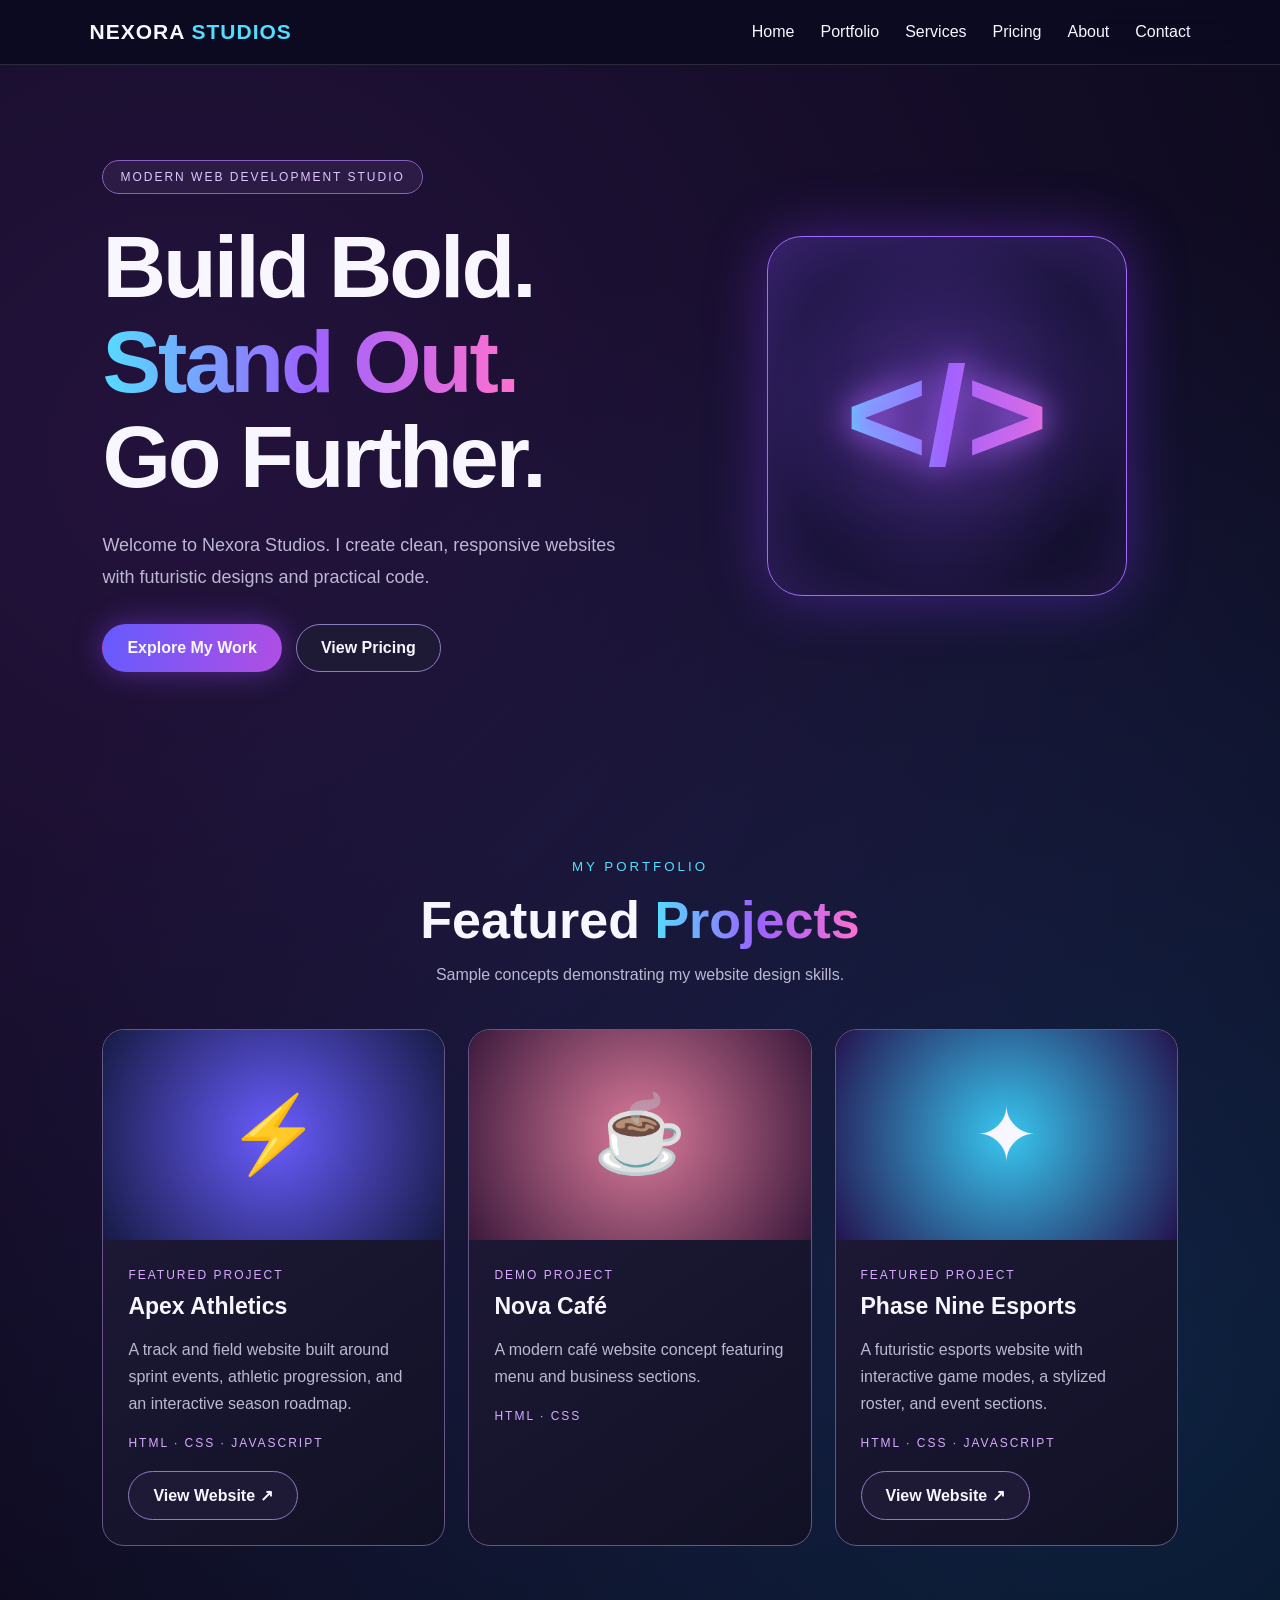
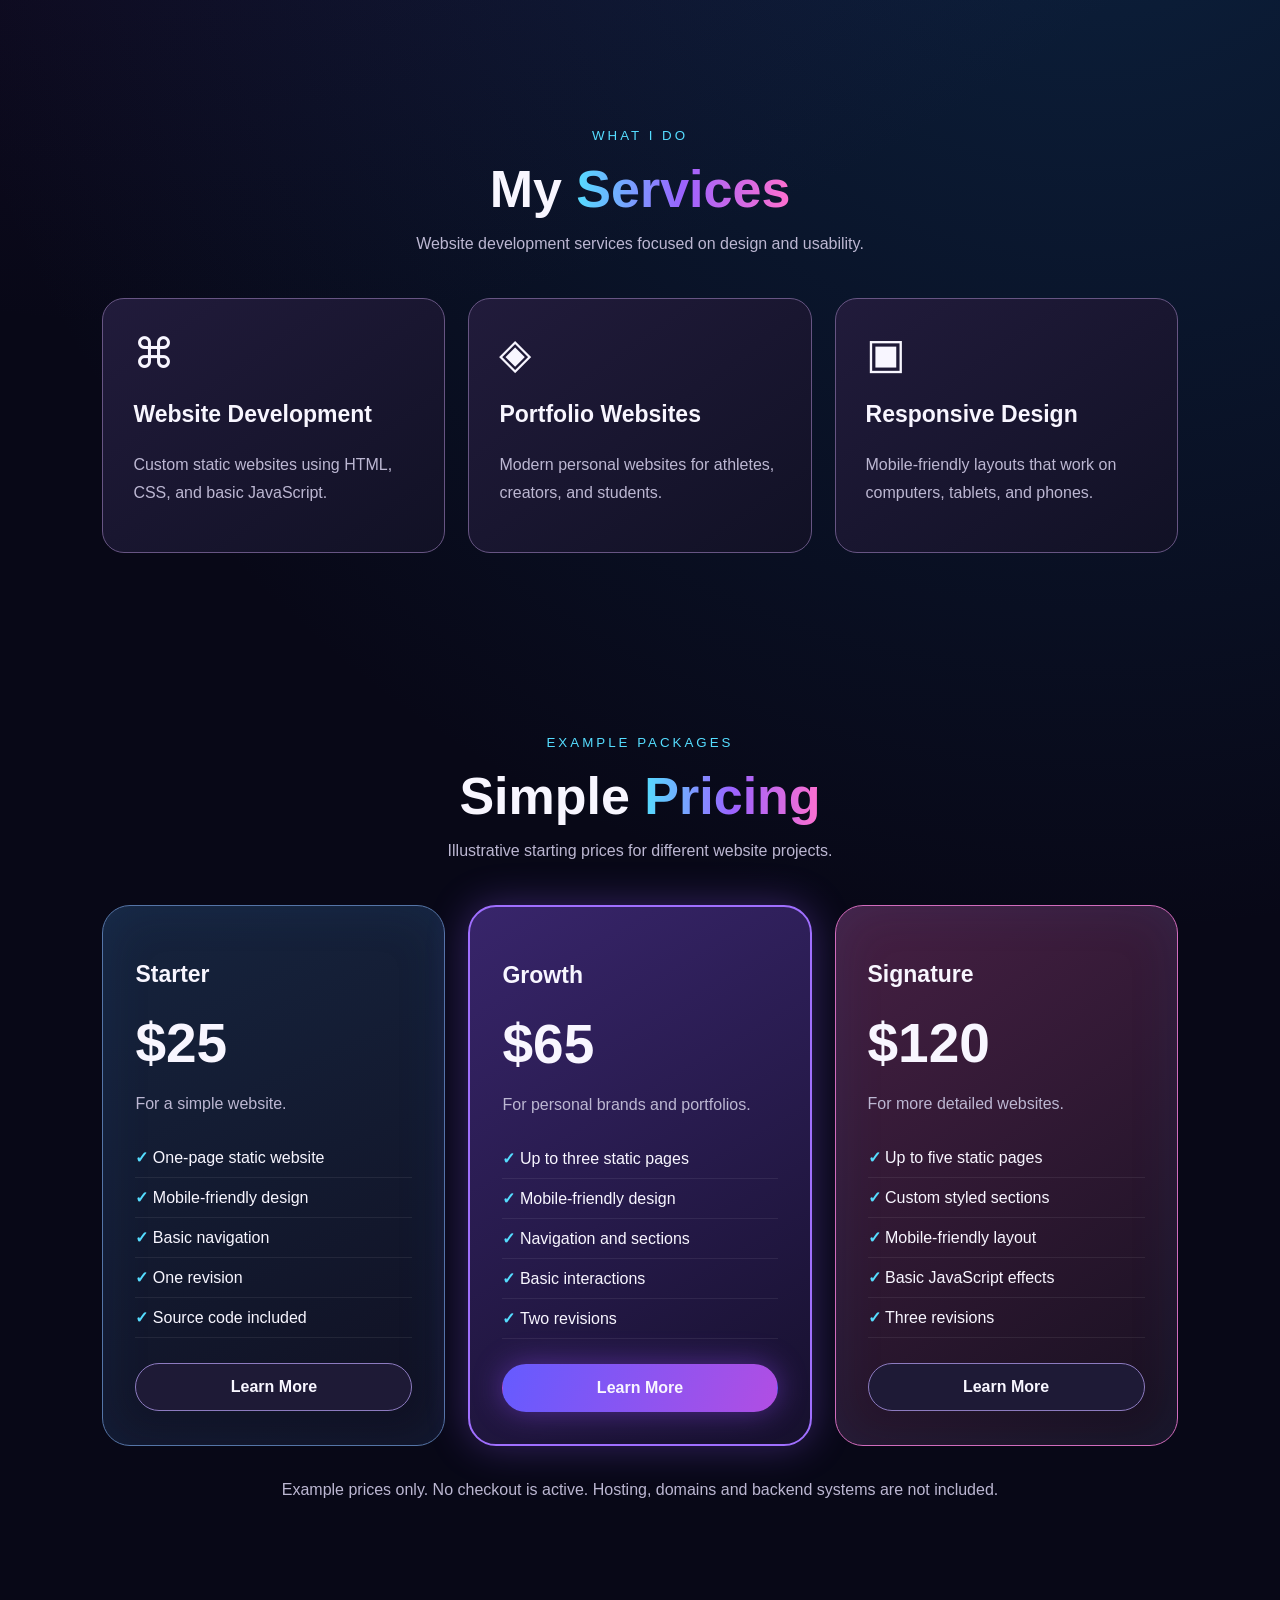
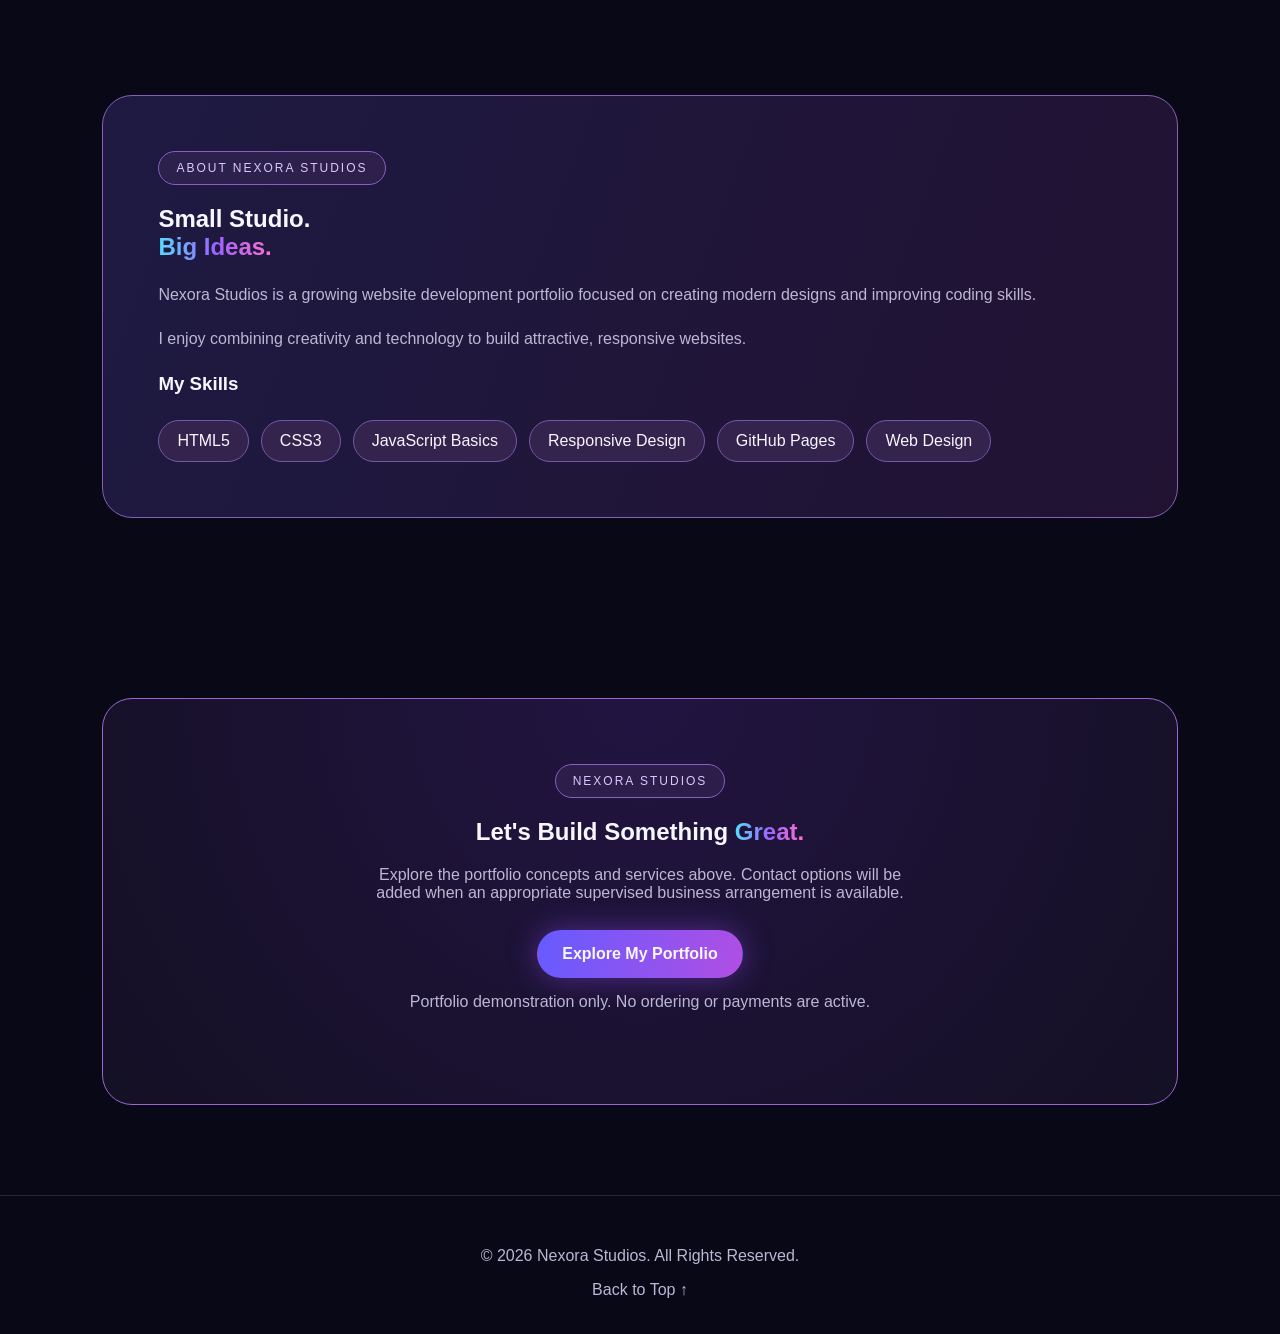
<file: index.html>
<!DOCTYPE html>
<html lang="en">
<head>
<meta charset="UTF-8">
<meta name="viewport" content="width=device-width, initial-scale=1">
<title>Nexora Studios | Web Design &amp; Development</title>

<style>
:root {
  --bg: #080817;
  --panel: #17142e;
  --purple: #9b62ff;
  --blue: #55ddff;
  --pink: #ff70cf;
  --text: #f8f6ff;
  --muted: #bcb7d2;
}

* {
  box-sizing: border-box;
}

html {
  scroll-behavior: smooth;
}

body {
  margin: 0;
  font-family: Arial, sans-serif;
  color: var(--text);
  background:
    radial-gradient(circle at 15% 10%, #51247b60, transparent 35%),
    radial-gradient(circle at 85% 30%, #124c8060, transparent 35%),
    var(--bg);
  overflow-x: hidden;
}

a {
  color: inherit;
  text-decoration: none;
}

button {
  cursor: pointer;
  font: inherit;
}

nav {
  display: flex;
  align-items: center;
  justify-content: space-between;
  padding: 20px 7%;
  background: #0c0a20e8;
  border-bottom: 1px solid #ffffff20;
  position: sticky;
  top: 0;
  z-index: 100;
  backdrop-filter: blur(15px);
}

.logo {
  font-weight: 900;
  font-size: 21px;
  letter-spacing: 1px;
}

.logo span {
  color: var(--blue);
}

.nav-links {
  display: flex;
  align-items: center;
  gap: 26px;
}

.nav-links a {
  transition: color .2s;
}

.nav-links a:hover {
  color: var(--blue);
}

.menu-button {
  display: none;
  background: #231d43;
  border: 1px solid #7962b8;
  border-radius: 8px;
  padding: 10px 15px;
  color: white;
}

.hero {
  min-height: 650px;
  display: grid;
  grid-template-columns: 1.2fr 1fr;
  align-items: center;
  gap: 60px;
  padding: 95px 8%;
}

.label {
  display: inline-block;
  color: #dfc6ff;
  border: 1px solid #8760c0;
  background: #49316655;
  border-radius: 30px;
  padding: 9px 17px;
  font-size: 12px;
  letter-spacing: 2px;
  text-transform: uppercase;
}

h1 {
  font-size: clamp(48px, 7vw, 88px);
  line-height: 1.08;
  letter-spacing: -3px;
  margin: 25px 0;
}

.gradient {
  background: linear-gradient(
    90deg,
    var(--blue),
    var(--purple),
    var(--pink)
  );
  -webkit-background-clip: text;
  background-clip: text;
  color: transparent;
}

.hero p {
  color: var(--muted);
  font-size: 18px;
  line-height: 1.8;
  max-width: 540px;
}

.buttons {
  display: flex;
  flex-wrap: wrap;
  gap: 14px;
  margin-top: 30px;
}

.btn {
  display: inline-block;
  padding: 14px 24px;
  border-radius: 30px;
  font-weight: bold;
  transition: .25s;
  border: 1px solid transparent;
  text-align: center;
}

.btn:hover {
  transform: translateY(-5px);
}

.primary {
  background: linear-gradient(110deg, #655bff, #b14ee3);
  box-shadow: 0 0 30px #964cff70;
}

.secondary {
  border-color: #8d7bc0;
  background: #1e1a36;
}

.code-art {
  width: min(100%, 360px);
  aspect-ratio: 1;
  margin: auto;
  display: grid;
  place-items: center;
  border: 1px solid #a46bff;
  border-radius: 35px;
  background:
    radial-gradient(circle, #653bb4a0, transparent 70%),
    linear-gradient(145deg, #261a51, #0b0c20);
  box-shadow:
    0 0 60px #823afc65,
    inset 0 0 80px #8344dc40;
  animation: float 6s ease-in-out infinite;
}

.code-art span {
  font-size: clamp(75px, 11vw, 140px);
  font-weight: 900;
  text-shadow: 0 0 35px #af65ff;
}

@keyframes float {
  0%, 100% { transform: translateY(0); }
  50% { transform: translateY(-18px); }
}

section {
  padding: 90px 8%;
  scroll-margin-top: 80px;
}

.section-heading {
  text-align: center;
  margin-bottom: 45px;
}

.section-heading small {
  color: var(--blue);
  letter-spacing: 3px;
  text-transform: uppercase;
}

.section-heading h2 {
  font-size: clamp(35px, 5vw, 52px);
  margin: 15px 0;
}

.section-heading p {
  color: var(--muted);
}

.grid {
  display: grid;
  grid-template-columns: repeat(3, 1fr);
  gap: 23px;
}

.card {
  background: linear-gradient(145deg, #211b3b, #111125);
  border: 1px solid #675583;
  border-radius: 22px;
  overflow: hidden;
  transition: .3s;
}

.card:hover {
  transform: translateY(-10px);
  border-color: var(--purple);
  box-shadow: 0 15px 40px #7d45ea30;
}
 
a.project-live {
  display: block;
  cursor: pointer;
}
a.project-live:focus-visible {
  outline: 3px solid var(--blue);
  outline-offset: 4px;
}
a.project-live .btn {
  pointer-events: none;
}

.project-art {
  height: 210px;
  display: grid;
  place-items: center;
  font-size: 75px;
}

.track {
  background: radial-gradient(circle, #695cff, #151b43);
}

.cafe {
  background: radial-gradient(circle, #db7b9a, #3b193c);
}

.gaming {
  background: radial-gradient(circle, #38c6ef, #24134f);
}

.card-body {
  padding: 25px;
}

.card-body h3 {
  font-size: 23px;
  margin: 10px 0;
}

.card-body p {
  color: var(--muted);
  line-height: 1.7;
}

.tag {
  color: #d8aaff;
  font-size: 12px;
  text-transform: uppercase;
  letter-spacing: 2px;
}

.service {
  padding: 30px;
}

.service-icon {
  font-size: 42px;
}

.service h3 {
  font-size: 23px;
}

.service p {
  color: var(--muted);
  line-height: 1.7;
}

.price-card {
  background: linear-gradient(155deg, #16243e, #101022);
  border: 1px solid #5575a7;
  border-radius: 28px;
  padding: 32px;
  box-shadow: inset 0 0 50px #2465ad20;
  transition: .3s;
}

.price-card:hover {
  transform: translateY(-8px);
}

.price-card.featured {
  background: linear-gradient(150deg, #38256b, #16102d);
  border: 2px solid #a06fff;
  box-shadow: 0 0 40px #925aff55;
}

.price-card.pink {
  background: linear-gradient(145deg, #462044, #171020);
  border-color: #d16cbd;
}

.price-card h3 {
  font-size: 23px;
}

.price {
  font-size: 55px;
  font-weight: 900;
  margin: 20px 0;
}

.price-card p {
  color: var(--muted);
}

.price-card ul {
  list-style: none;
  padding: 0;
  margin: 25px 0;
}

.price-card li {
  padding: 10px 0;
  border-bottom: 1px solid #ffffff12;
}

.price-card li::before {
  content: "✓ ";
  color: var(--blue);
  font-weight: bold;
}

.price-card .btn {
  width: 100%;
}

.about-box {
  background: linear-gradient(110deg, #1e1a42, #211232);
  border: 1px solid #8461b5;
  border-radius: 30px;
  padding: 55px;
}

.about-box p {
  color: var(--muted);
  line-height: 1.8;
}

.skills {
  display: flex;
  flex-wrap: wrap;
  gap: 12px;
  margin-top: 25px;
}

.skills span {
  padding: 11px 18px;
  border-radius: 30px;
  border: 1px solid #7259a8;
  background: #33234d;
}

.contact {
  text-align: center;
  background: radial-gradient(circle at top, #562c9555, #141024);
  border: 1px solid #9c65d3;
  border-radius: 30px;
  padding: 65px 25px;
}

.contact p {
  max-width: 550px;
  margin: 15px auto 28px;
  color: var(--muted);
}

footer {
  text-align: center;
  padding: 35px;
  border-top: 1px solid #ffffff20;
  color: var(--muted);
}

.reveal {
  opacity: 0;
  transform: translateY(30px);
  transition: opacity .7s, transform .7s;
}

.reveal.visible {
  opacity: 1;
  transform: translateY(0);
}

@media (max-width: 850px) {
  .hero {
    grid-template-columns: 1fr;
    text-align: center;
  }

  .hero p {
    margin-left: auto;
    margin-right: auto;
  }

  .buttons {
    justify-content: center;
  }

  .grid {
    grid-template-columns: repeat(2, 1fr);
  }
}

@media (max-width: 600px) {
  nav {
    padding: 18px 5%;
  }

  .menu-button {
    display: block;
  }

  .nav-links {
    display: none;
    position: absolute;
    top: 65px;
    left: 0;
    right: 0;
    padding: 20px;
    background: #11102b;
    flex-direction: column;
  }

  .nav-links.open {
    display: flex;
  }

  .hero {
    padding: 65px 6%;
  }

  .grid {
    grid-template-columns: 1fr;
  }

  section {
    padding: 65px 6%;
  }

  .about-box {
    padding: 30px;
  }

  h1 {
    letter-spacing: -2px;
  }
}

@media (prefers-reduced-motion: reduce) {
  html { scroll-behavior: auto; }

  *, *::before, *::after {
    animation: none !important;
    transition: none !important;
  }

  .reveal {
    opacity: 1;
    transform: none;
  }
}
</style>
</head>

<body>

<nav>
  <a href="#home" class="logo">
    NEXORA <span>STUDIOS</span>
  </a>

  <button class="menu-button"
          id="menuButton"
          aria-expanded="false"
          aria-controls="navLinks">
    ☰ Menu
  </button>

  <div class="nav-links" id="navLinks">
    <a href="#home">Home</a>
    <a href="#portfolio">Portfolio</a>
    <a href="#services">Services</a>
    <a href="#pricing">Pricing</a>
    <a href="#about">About</a>
    <a href="#contact">Contact</a>
  </div>
</nav>

<main>

<!-- HOMEPAGE -->
<section class="hero" id="home">
  <div>
    <span class="label">
      Modern Web Development Studio
    </span>

    <h1>
      Build Bold.<br>
      <span class="gradient">Stand Out.</span><br>
      Go Further.
    </h1>

    <p>
      Welcome to Nexora Studios. I create clean,
      responsive websites with futuristic
      designs and practical code.
    </p>

    <div class="buttons">
      <a href="#portfolio" class="btn primary">
        Explore My Work
      </a>

      <a href="#pricing" class="btn secondary">
        View Pricing
      </a>
    </div>
  </div>

  <div class="code-art">
    <span class="gradient">&lt;/&gt;</span>
  </div>
</section>

<!-- PORTFOLIO -->
<section id="portfolio">
  <div class="section-heading reveal">
    <small>My Portfolio</small>
    <h2>Featured <span class="gradient">Projects</span></h2>
    <p>
      Sample concepts demonstrating
      my website design skills.
    </p>
  </div>

  <div class="grid">

    <a class="card reveal project-live"
       href="https://alewismike-ux.github.io/apex-athletics-demo/"
       aria-label="Open the Apex Athletics website">
      <div class="project-art track">⚡</div>
      <div class="card-body">
        <span class="tag">Featured Project</span>
        <h3>Apex Athletics</h3>
        <p>
          A track and field website built around
          sprint events, athletic progression,
          and an interactive season roadmap.
        </p>
        <span class="tag">HTML · CSS · JavaScript</span>
        <div style="margin-top: 20px">
          <span class="btn secondary">View Website ↗</span>
        </div>
      </div>
    </a>

    <article class="card reveal">
      <div class="project-art cafe">☕</div>
      <div class="card-body">
        <span class="tag">Demo Project</span>
        <h3>Nova Café</h3>
        <p>
          A modern café website concept
          featuring menu and business sections.
        </p>
        <span class="tag">HTML · CSS</span>
      </div>
    </article>

    <a class="card reveal project-live"
       href="https://alewismike-ux.github.io/arena/"
       aria-label="Open the Phase Nine esports website">
      <div class="project-art gaming">✦</div>
      <div class="card-body">
        <span class="tag">Featured Project</span>
        <h3>Phase Nine Esports</h3>
        <p>
          A futuristic esports website with interactive
          game modes, a stylized roster, and event sections.
        </p>
        <span class="tag">HTML · CSS · JavaScript</span>
        <div style="margin-top: 20px">
          <span class="btn secondary">View Website ↗</span>
        </div>
      </div>
    </a>

  </div>
</section>

<!-- SERVICES -->
<section id="services">
  <div class="section-heading reveal">
    <small>What I Do</small>
    <h2>My <span class="gradient">Services</span></h2>
    <p>
      Website development services
      focused on design and usability.
    </p>
  </div>

  <div class="grid">

    <article class="card service reveal">
      <div class="service-icon">⌘</div>
      <h3>Website Development</h3>
      <p>
        Custom static websites using
        HTML, CSS, and basic JavaScript.
      </p>
    </article>

    <article class="card service reveal">
      <div class="service-icon">◈</div>
      <h3>Portfolio Websites</h3>
      <p>
        Modern personal websites for
        athletes, creators, and students.
      </p>
    </article>

    <article class="card service reveal">
      <div class="service-icon">▣</div>
      <h3>Responsive Design</h3>
      <p>
        Mobile-friendly layouts that work
        on computers, tablets, and phones.
      </p>
    </article>

  </div>
</section>

<!-- PRICING -->
<section id="pricing">
  <div class="section-heading reveal">
    <small>Example Packages</small>
    <h2>Simple <span class="gradient">Pricing</span></h2>
    <p>
      Illustrative starting prices
      for different website projects.
    </p>
  </div>

  <div class="grid">

    <article class="price-card reveal">
      <h3>Starter</h3>
      <div class="price">$25</div>
      <p>For a simple website.</p>
      <ul>
        <li>One-page static website</li>
        <li>Mobile-friendly design</li>
        <li>Basic navigation</li>
        <li>One revision</li>
        <li>Source code included</li>
      </ul>
      <a href="#contact" class="btn secondary">
        Learn More
      </a>
    </article>

    <article class="price-card featured reveal">
      <h3>Growth</h3>
      <div class="price">$65</div>
      <p>For personal brands and portfolios.</p>
      <ul>
        <li>Up to three static pages</li>
        <li>Mobile-friendly design</li>
        <li>Navigation and sections</li>
        <li>Basic interactions</li>
        <li>Two revisions</li>
      </ul>
      <a href="#contact" class="btn primary">
        Learn More
      </a>
    </article>

    <article class="price-card pink reveal">
      <h3>Signature</h3>
      <div class="price">$120</div>
      <p>For more detailed websites.</p>
      <ul>
        <li>Up to five static pages</li>
        <li>Custom styled sections</li>
        <li>Mobile-friendly layout</li>
        <li>Basic JavaScript effects</li>
        <li>Three revisions</li>
      </ul>
      <a href="#contact" class="btn secondary">
        Learn More
      </a>
    </article>

  </div>

  <p style="text-align:center;color:#bcb7d2;margin-top:35px">
    Example prices only. No checkout is active.
    Hosting, domains and backend systems
    are not included.
  </p>
</section>

<!-- ABOUT -->
<section id="about">
  <div class="about-box reveal">
    <small class="label">About Nexora Studios</small>

    <h2>
      Small Studio.<br>
      <span class="gradient">Big Ideas.</span>
    </h2>

    <p>
      Nexora Studios is a growing website development
      portfolio focused on creating modern designs
      and improving coding skills.
    </p>

    <p>
      I enjoy combining creativity and technology
      to build attractive, responsive websites.
    </p>

    <h3>My Skills</h3>

    <div class="skills">
      <span>HTML5</span>
      <span>CSS3</span>
      <span>JavaScript Basics</span>
      <span>Responsive Design</span>
      <span>GitHub Pages</span>
      <span>Web Design</span>
    </div>
  </div>
</section>

<!-- CONTACT -->
<section id="contact">
  <div class="contact reveal">
    <small class="label">Nexora Studios</small>

    <h2>
      Let's Build Something
      <span class="gradient">Great.</span>
    </h2>

    <p>
      Explore the portfolio concepts and
      services above. Contact options will
      be added when an appropriate supervised
      business arrangement is available.
    </p>

    <a href="#portfolio" class="btn primary">
      Explore My Portfolio
    </a>

    <p>
      Portfolio demonstration only.
      No ordering or payments are active.
    </p>
  </div>
</section>

</main>

<footer>
  <p>
    &copy; <span id="year">2026</span>
    Nexora Studios. All Rights Reserved.
  </p>
  <a href="#home">Back to Top ↑</a>
</footer>

<script>
// MOBILE NAVIGATION
const menuButton =
  document.getElementById("menuButton");

const navLinks =
  document.getElementById("navLinks");

menuButton.addEventListener("click", () => {
  const isOpen = navLinks.classList.toggle("open");
  menuButton.setAttribute("aria-expanded", isOpen);
});

navLinks.querySelectorAll("a").forEach(link => {
  link.addEventListener("click", () => {
    navLinks.classList.remove("open");
    menuButton.setAttribute("aria-expanded", "false");
  });
});

// AUTOMATIC COPYRIGHT YEAR
document.getElementById("year").textContent =
  new Date().getFullYear();

// SCROLL ANIMATIONS
const elements = document.querySelectorAll(".reveal");

if ("IntersectionObserver" in window) {
  const observer = new IntersectionObserver(entries => {
    entries.forEach(entry => {
      if (entry.isIntersecting) {
        entry.target.classList.add("visible");
        observer.unobserve(entry.target);
      }
    });
  }, { threshold: 0.1 });

  elements.forEach(element => {
    observer.observe(element);
  });
} else {
  elements.forEach(element => {
    element.classList.add("visible");
  });
}
</script>

</body>
</html>
</file>
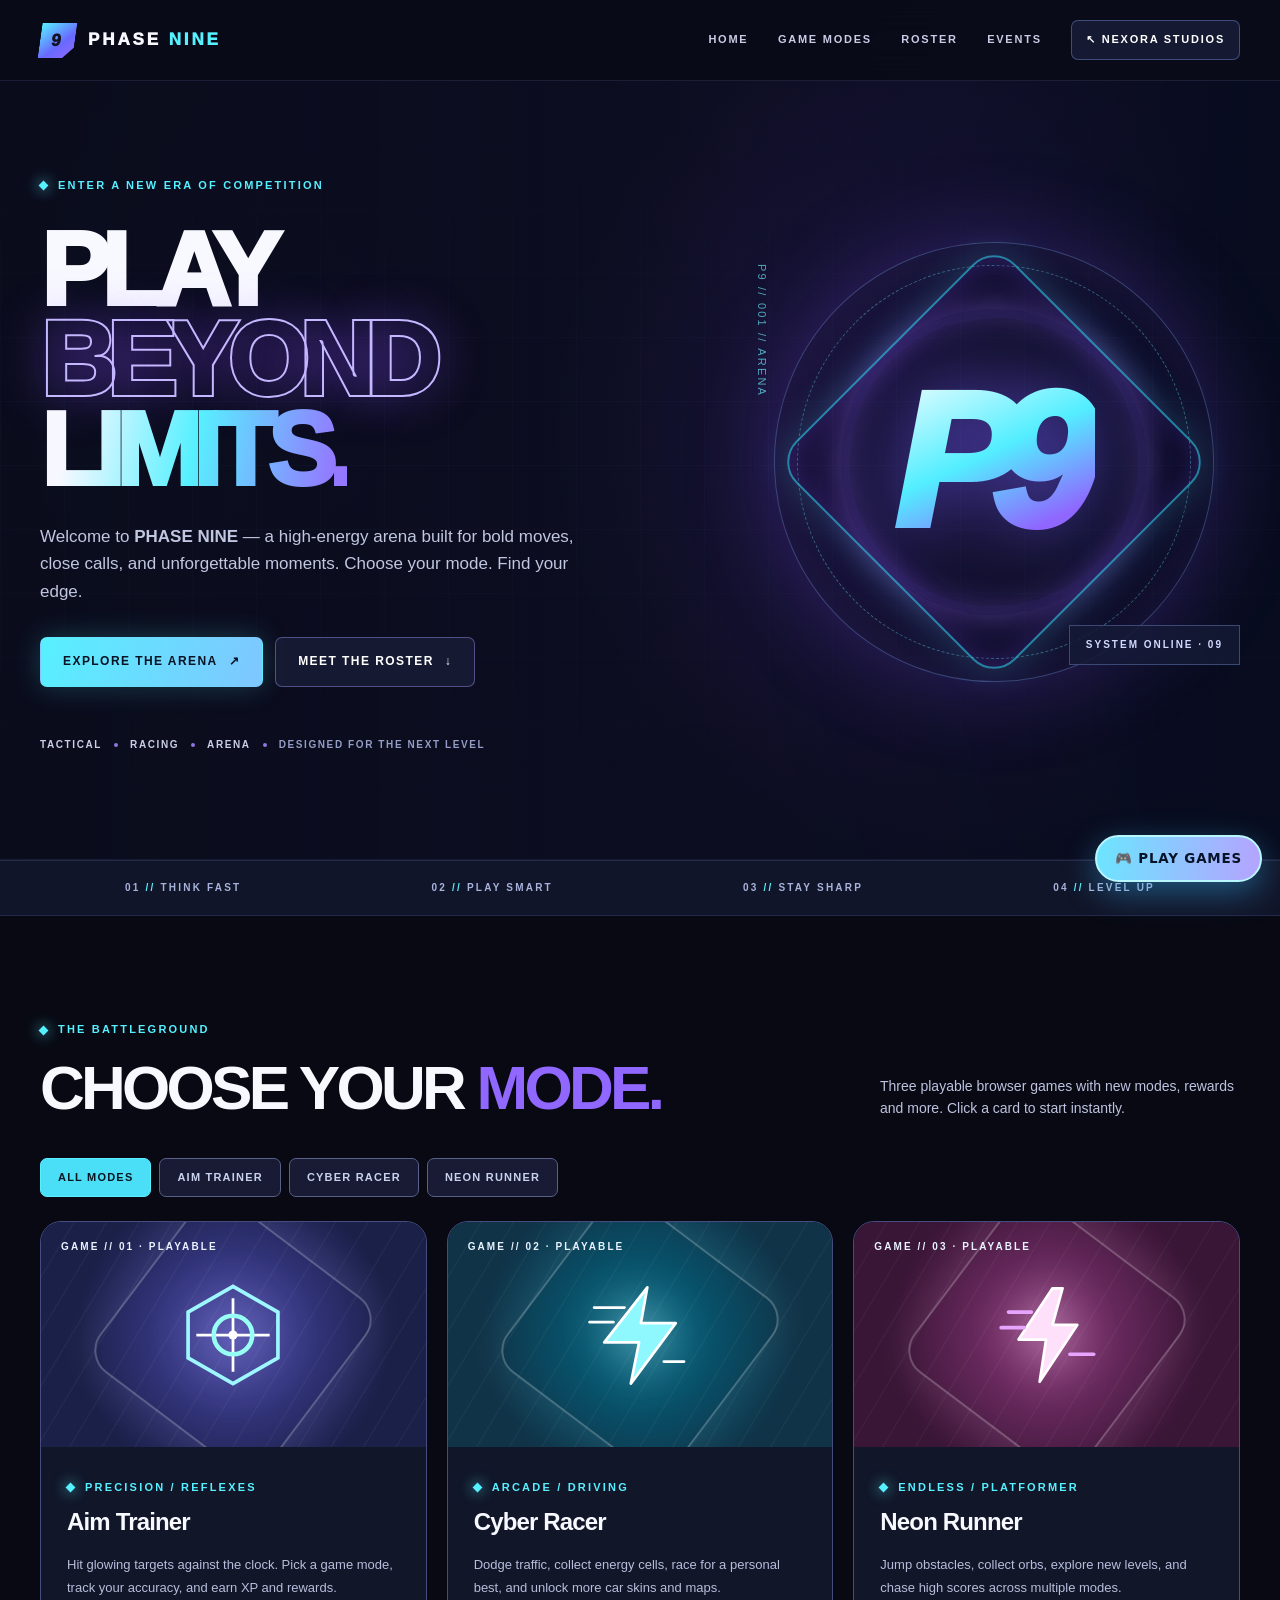
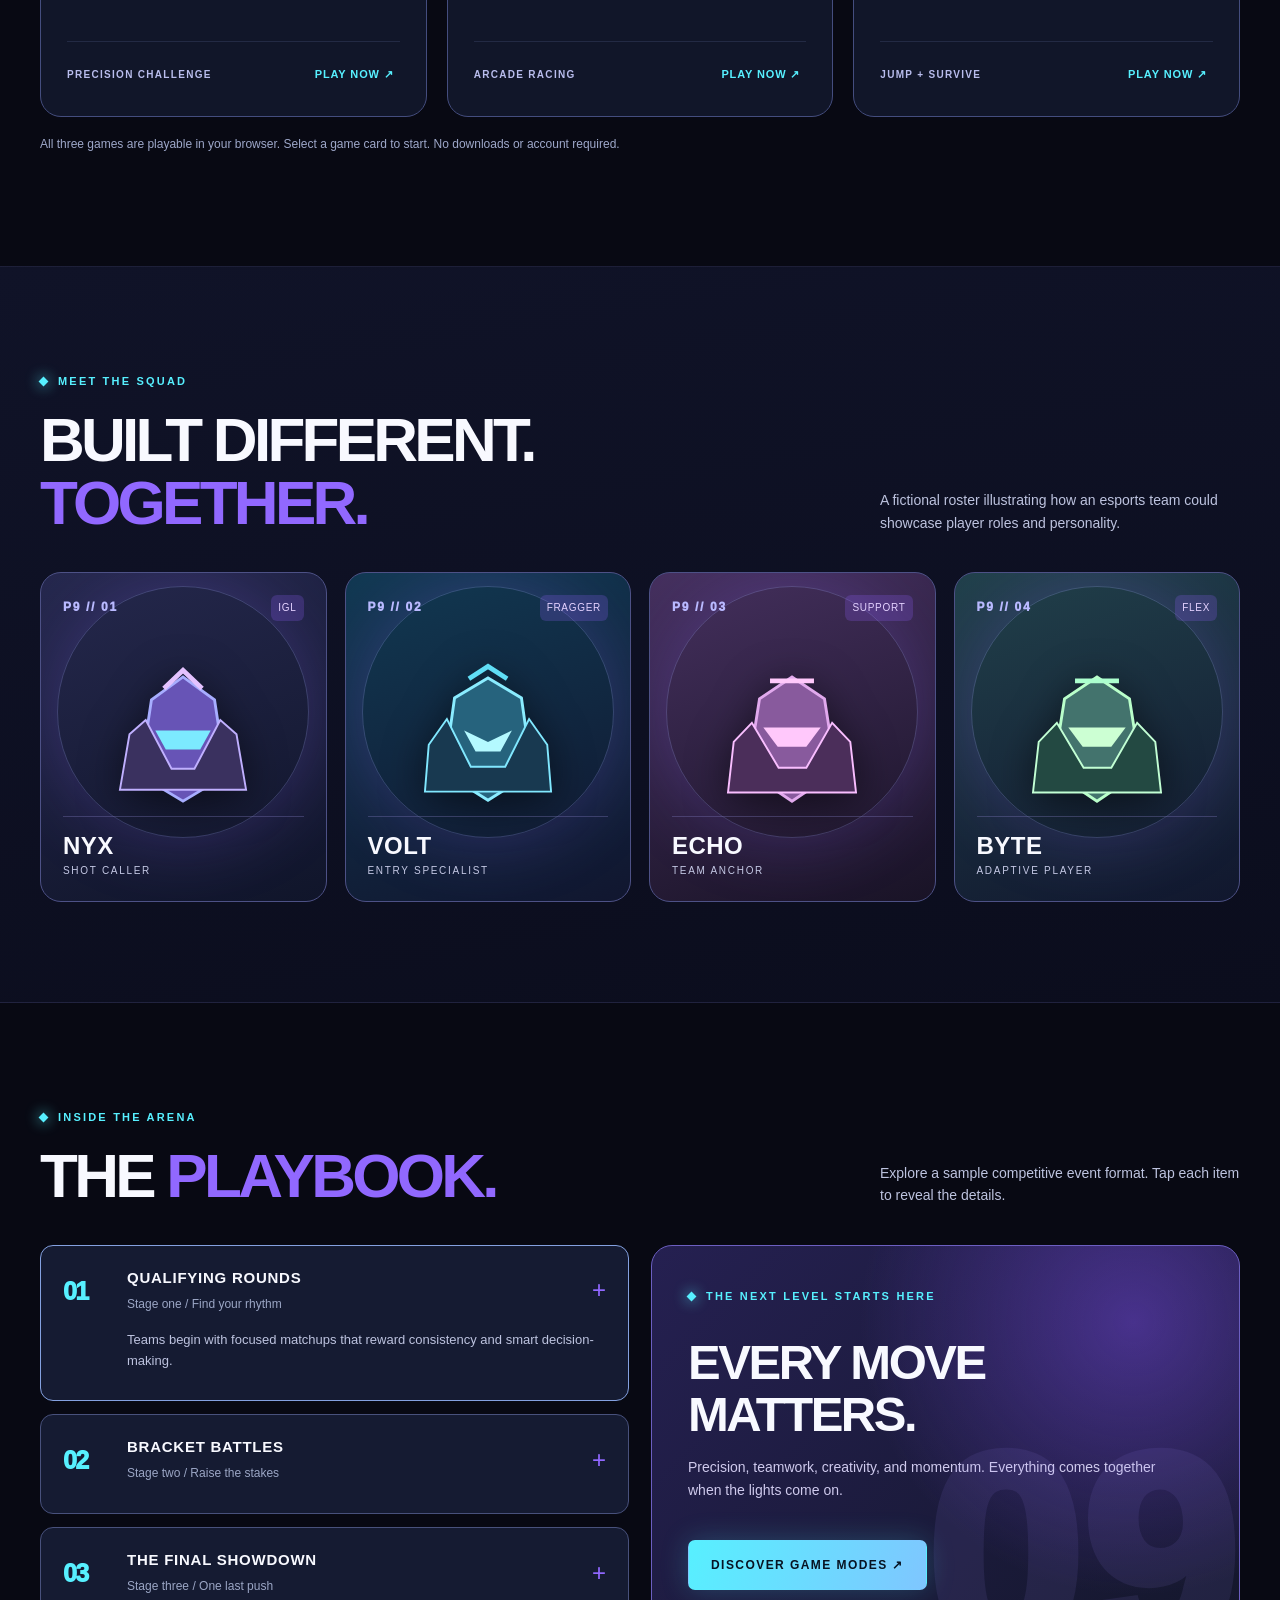
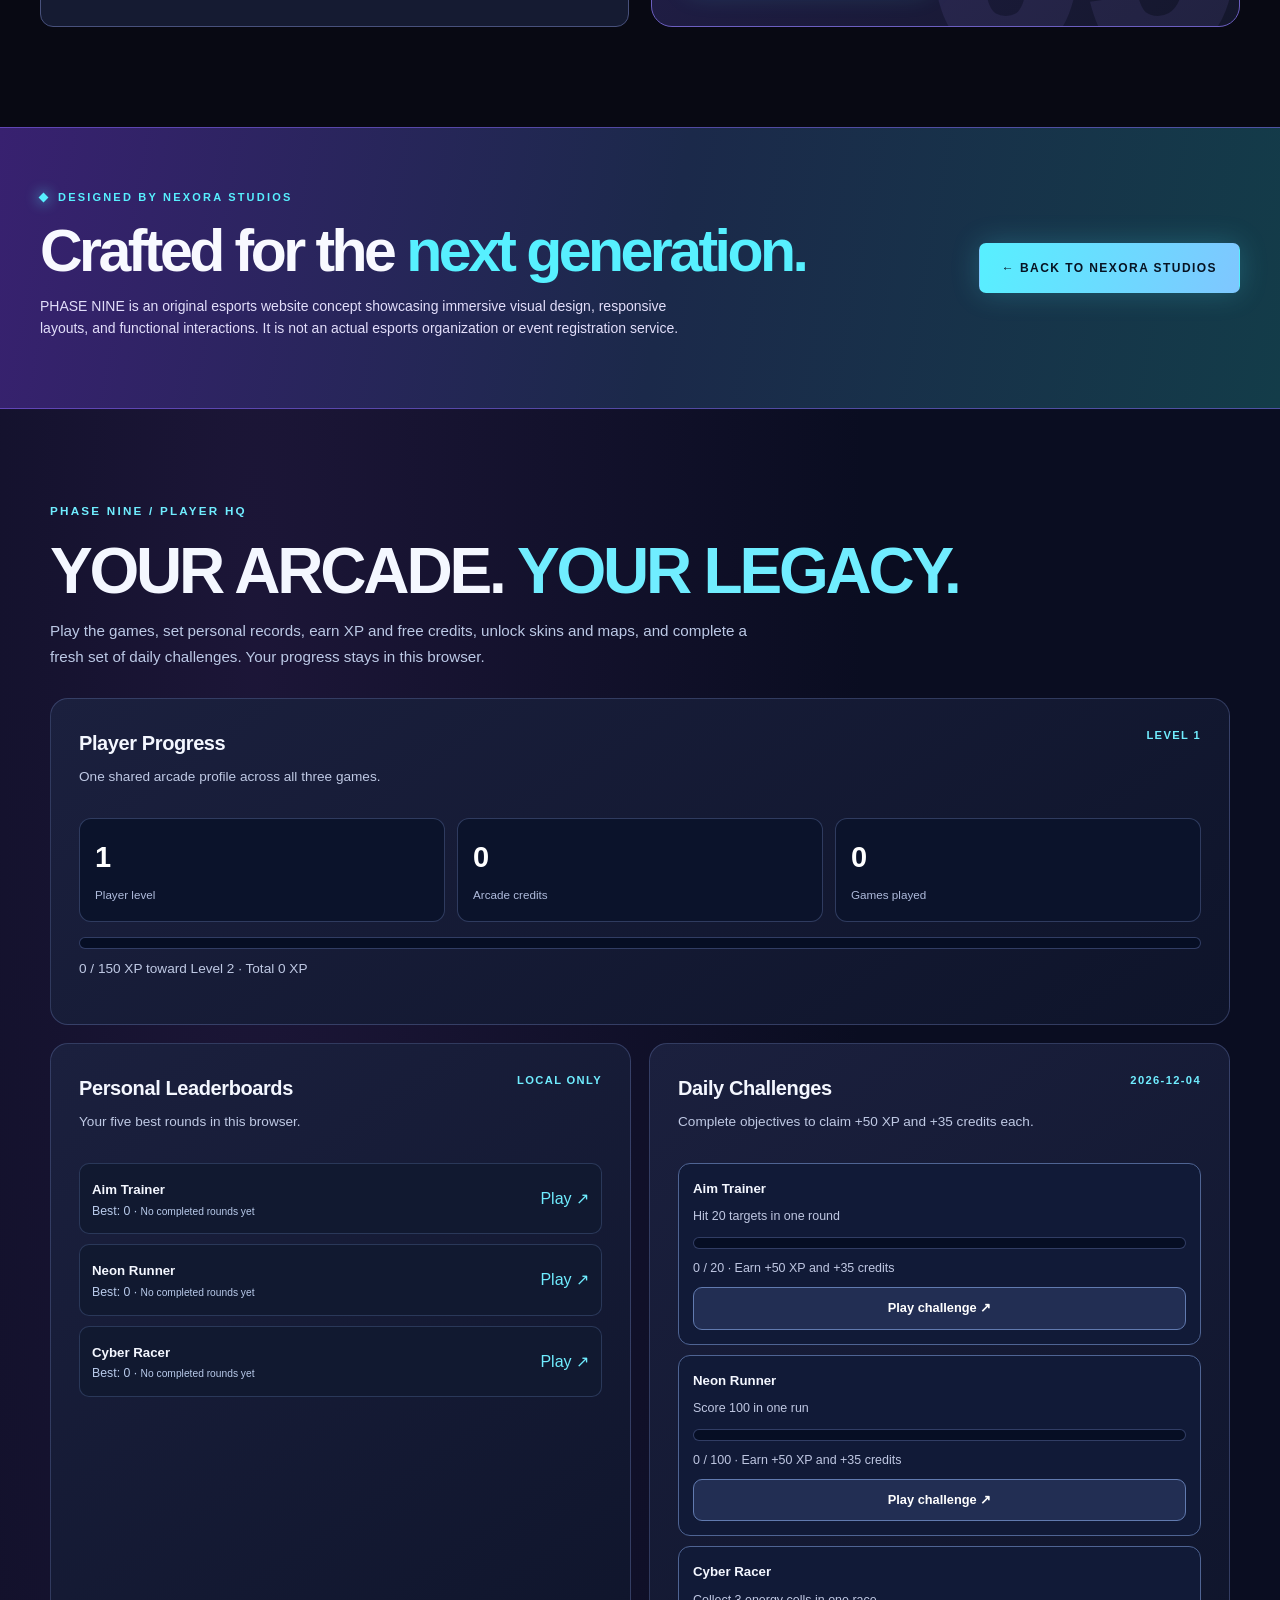
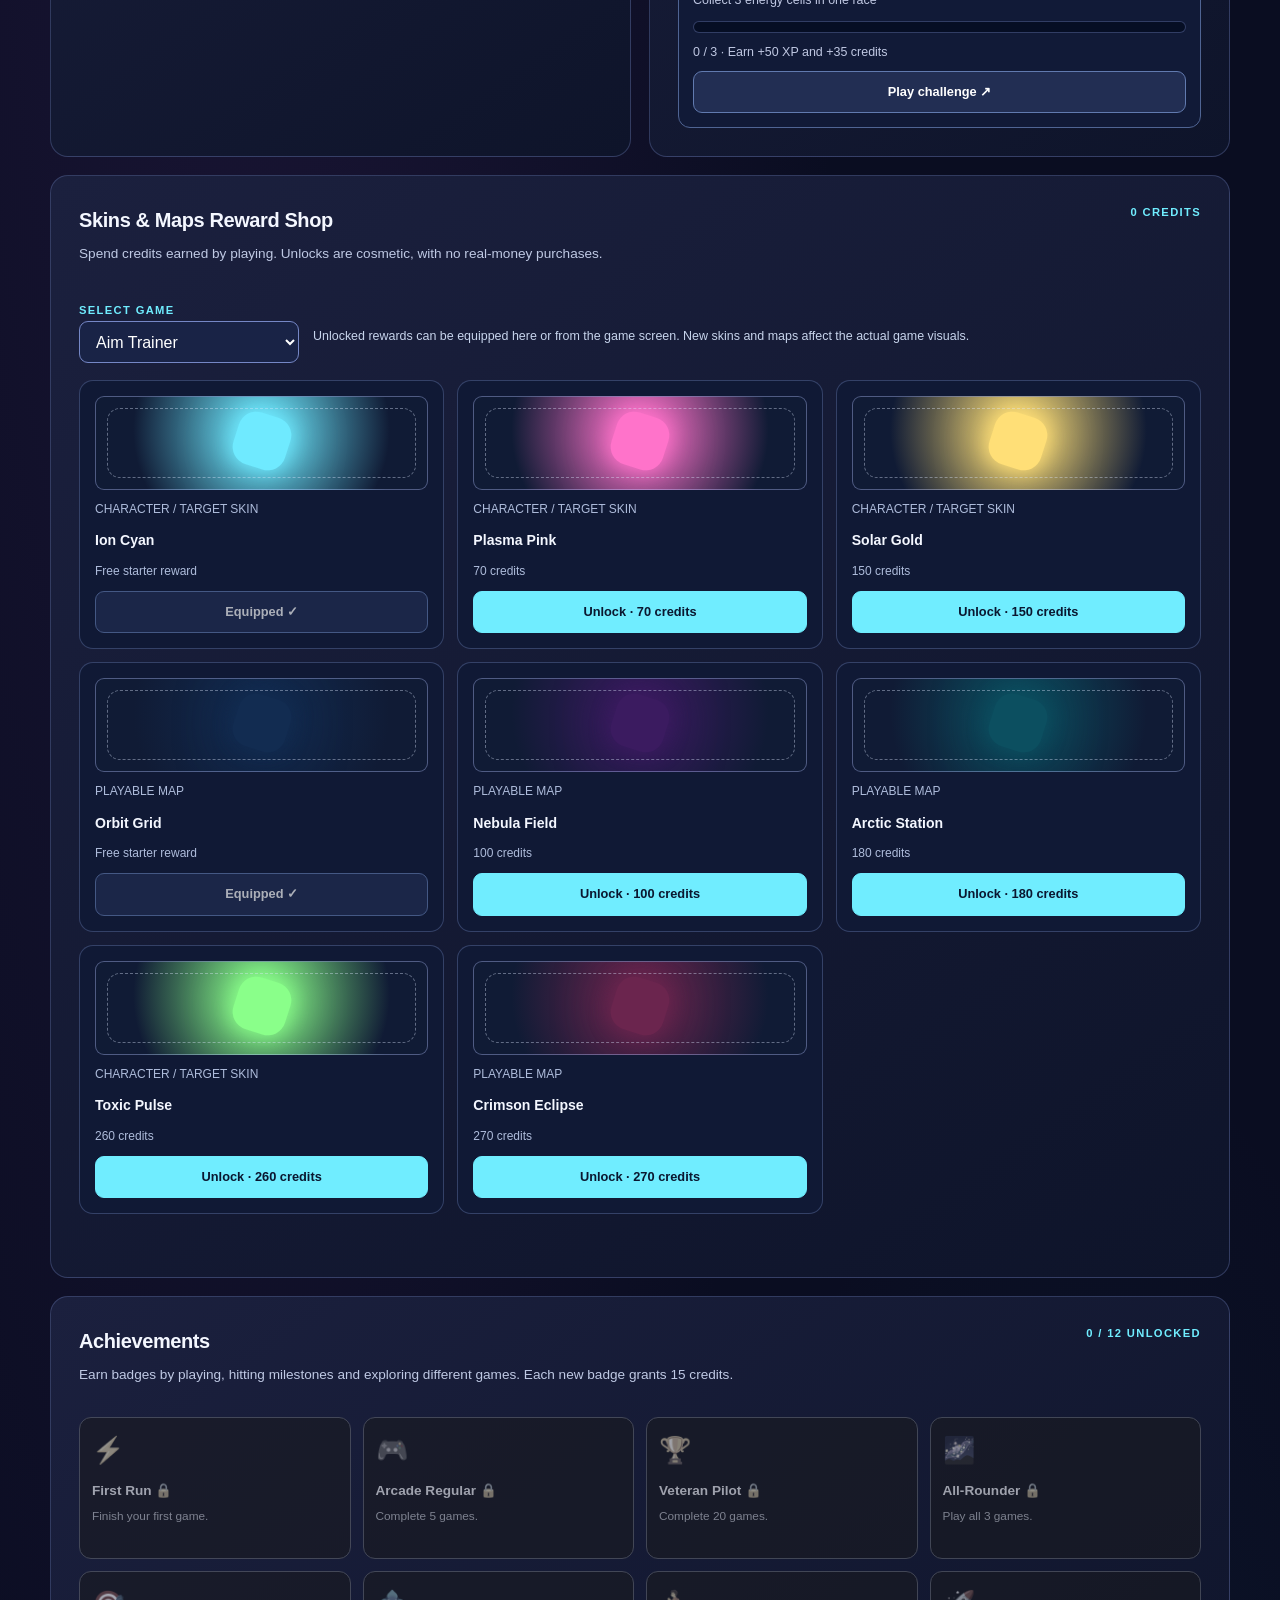
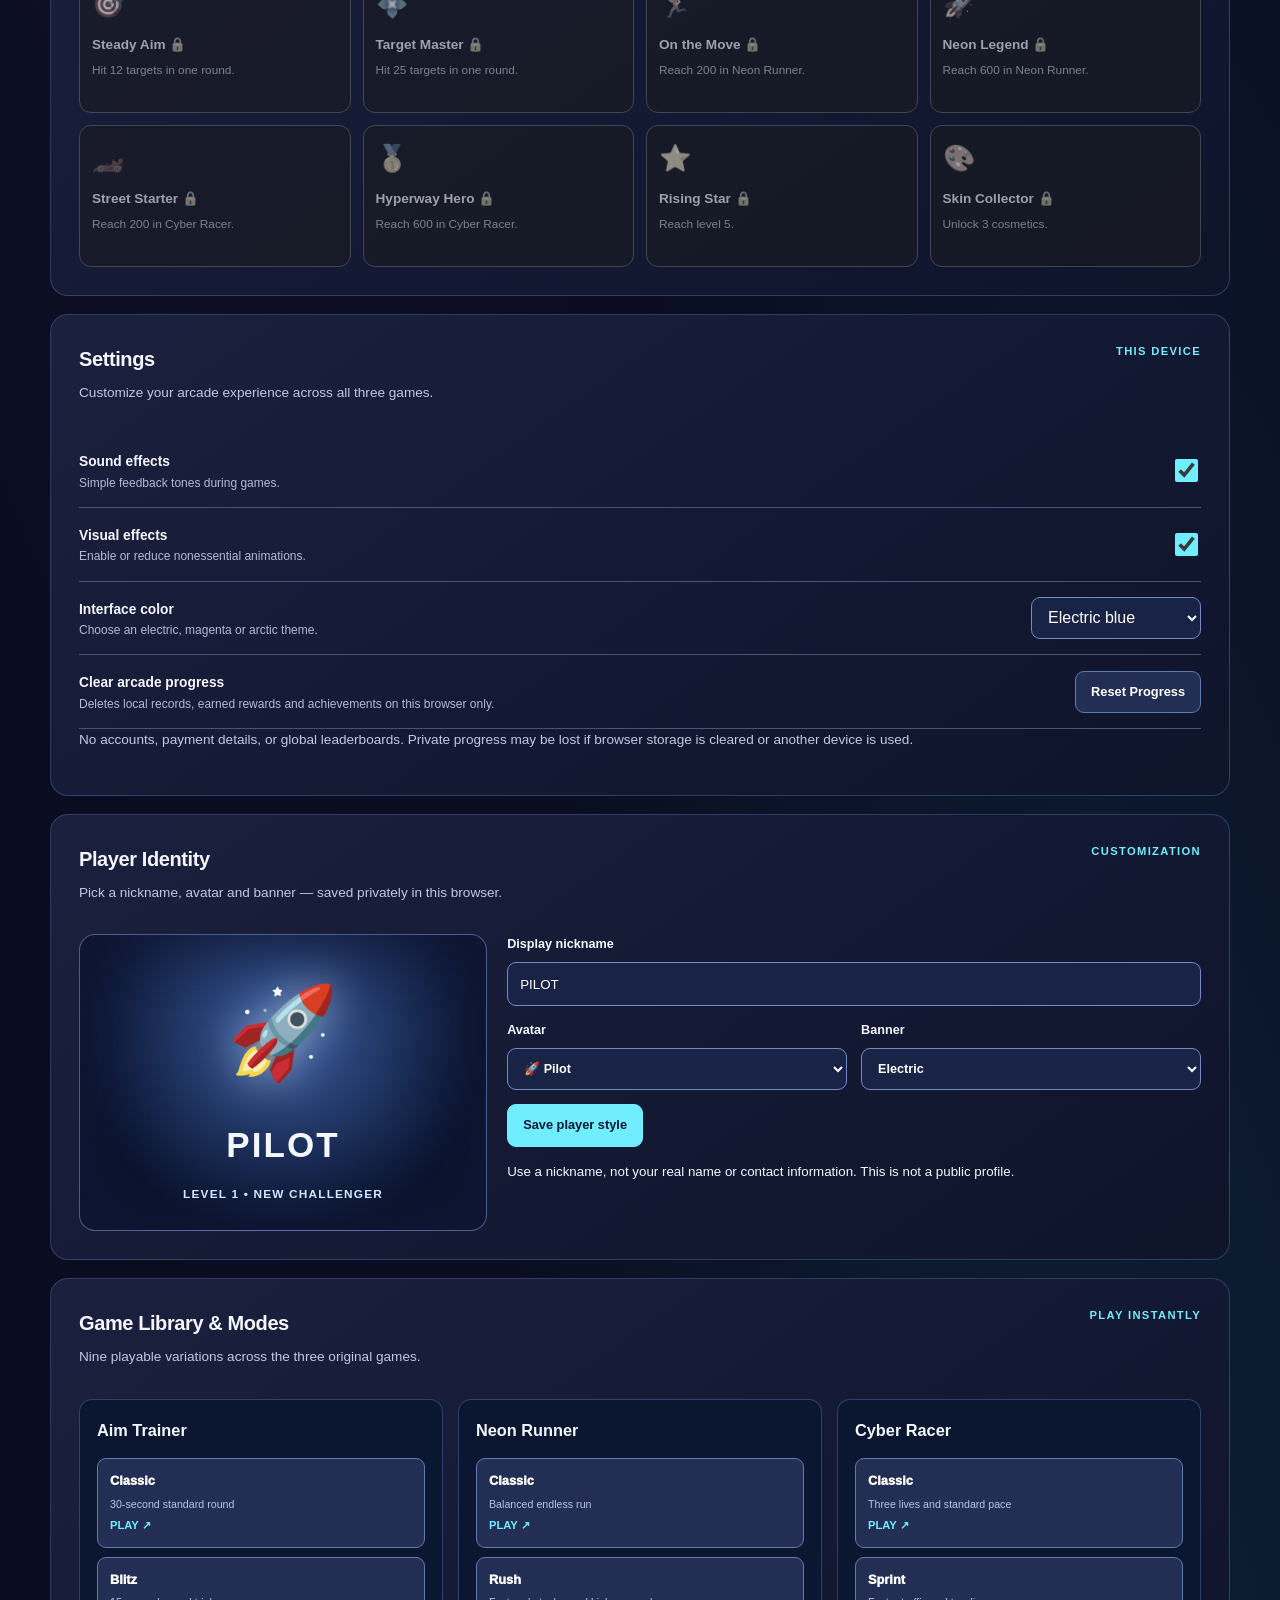
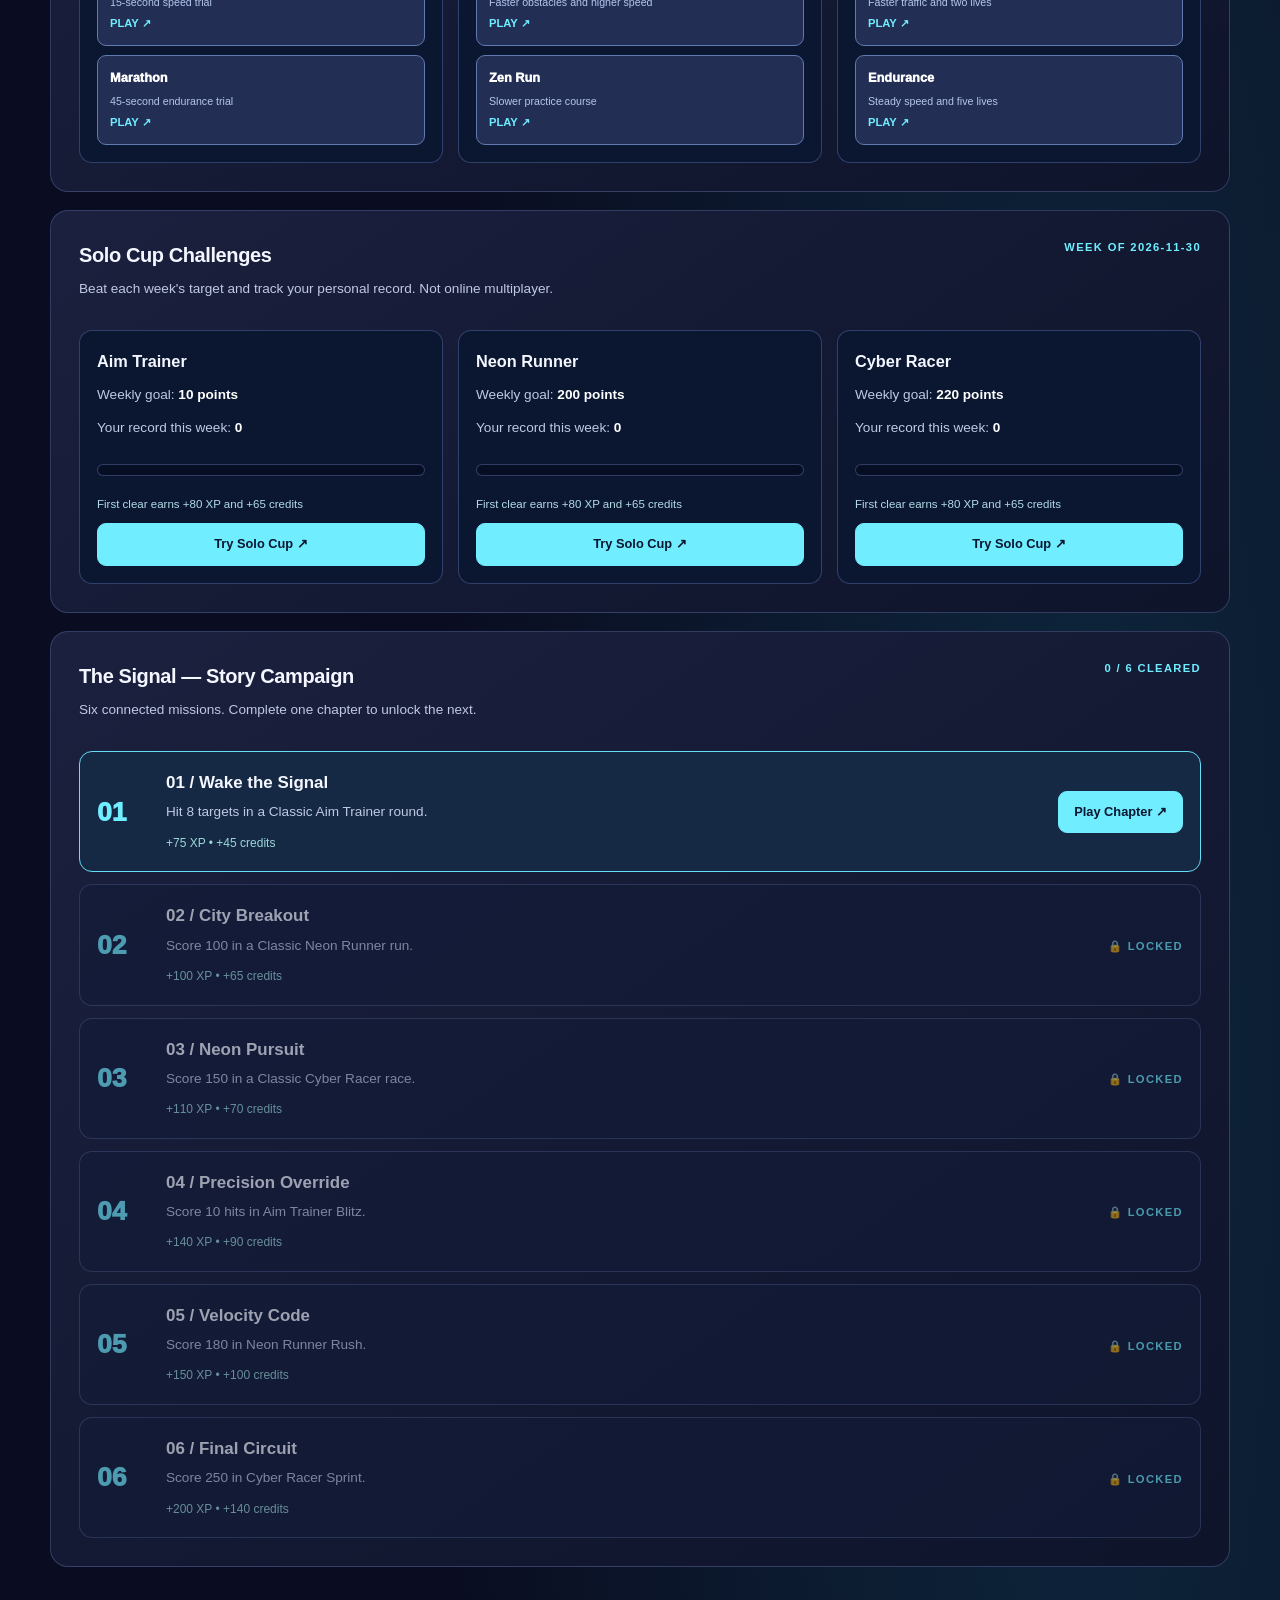
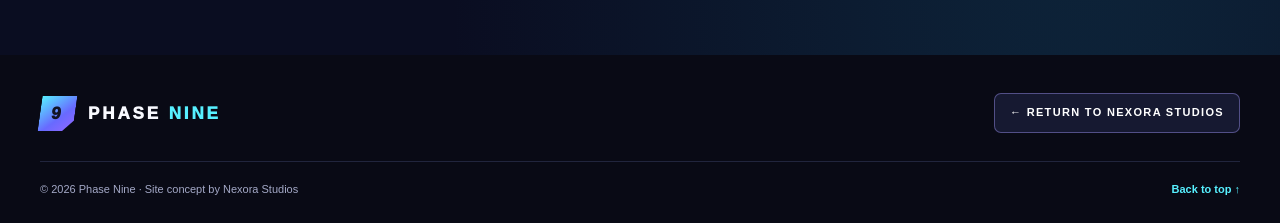
<file: arena/index.html>
<!doctype html>
<html lang="en">
<head>
  <meta charset="UTF-8">
  <meta name="viewport" content="width=device-width, initial-scale=1">
  <meta name="theme-color" content="#090a17">
  <meta name="description" content="Phase Nine is a futuristic esports and gaming website concept designed by Nexora Studios.">
  <title>PHASE NINE | Enter the Arena</title>
  <style>
    :root{--bg:#080913;--panel:#111329;--panel2:#171b35;--line:#333a63;--white:#f8f9ff;--soft:#bdc3df;--purple:#9168ff;--cyan:#57f0ff;--lime:#c2ff79;--radius:21px;--max:1200px}
    *{box-sizing:border-box}
    html{scroll-behavior:smooth;scroll-padding-top:105px}
    body{margin:0;background:var(--bg);color:var(--white);font-family:Inter,"Segoe UI",Arial,sans-serif;line-height:1.6;overflow-x:hidden}
    body::before{content:"";position:fixed;inset:0;z-index:-2;background:radial-gradient(ellipse 52% 38% at 92% 7%,#603bb32b,transparent 80%),radial-gradient(ellipse 44% 42% at 4% 42%,#1942731c,transparent 80%),var(--bg)}
    ::selection{background:#9168ff;color:white}
    a{color:inherit;text-decoration:none}button{font:inherit}button,a{ -webkit-tap-highlight-color:transparent }
    button:focus-visible,a:focus-visible,summary:focus-visible{outline:3px solid var(--cyan);outline-offset:4px}
    .wrap{width:min(var(--max),calc(100% - 64px));margin-inline:auto}
    .topbar{position:sticky;top:0;z-index:40;background:#090b18eb;backdrop-filter:blur(18px);border-bottom:1px solid #8794df25}
    .nav{display:flex;align-items:center;justify-content:space-between;gap:16px;min-height:80px}
    .brand{display:inline-flex;align-items:center;gap:13px;font-size:17px;font-weight:950;letter-spacing:.17em;white-space:nowrap}
    .brand-symbol{width:35px;height:35px;display:grid;place-items:center;transform:skew(-8deg);background:linear-gradient(140deg,var(--cyan),#686aff 60%,var(--purple));clip-path:polygon(0 0,100% 0,100% 70%,70% 100%,0 100%);color:#111324;font-weight:1000;box-shadow:0 0 35px #8d56ff66}
    .brand em{font-style:normal;color:var(--cyan)}
    .nav-items{display:flex;align-items:center;gap:clamp(14px,2.3vw,34px)}
    .nav-items a{font-size:11px;letter-spacing:.16em;text-transform:uppercase;color:#c9cce5;font-weight:800;transition:color .2s}
    .nav-items a:hover{color:var(--cyan)}
    .nav-items .nav-back{border:1px solid #6880c980;padding:10px 14px;border-radius:7px;color:white;background:#2229498a}
    .menu-button{display:none;border:1px solid #737eba79;border-radius:8px;background:#191d37;color:white;padding:9px 13px;cursor:pointer;font-weight:900}
    .hero{position:relative;min-height:710px;isolation:isolate;overflow:hidden;border-bottom:1px solid #646ca330}
    .hero::before{content:"";position:absolute;inset:0;z-index:-2;background:linear-gradient(90deg,#0b0d1df2 0%,#10112c91 58%,#080c1e 100%),radial-gradient(circle at 78% 45%,#7c43eb6e,transparent 41%)}
    .hero::after{content:"";position:absolute;inset:0;z-index:-1;opacity:.3;background-image:linear-gradient(#7a8ad720 1px,transparent 1px),linear-gradient(90deg,#7a8ad720 1px,transparent 1px);background-size:64px 64px;mask-image:linear-gradient(to bottom,transparent,black 45%,transparent)}
    .hero .wrap{display:grid;grid-template-columns:1.15fr .85fr;align-items:center;gap:40px;min-height:710px;padding-block:90px 106px}
    .eyebrow{display:inline-flex;align-items:center;gap:11px;text-transform:uppercase;letter-spacing:.2em;font-weight:850;font-size:11px;color:var(--cyan)}
    .eyebrow:before{content:"";height:7px;width:7px;background:var(--cyan);box-shadow:0 0 14px var(--cyan);transform:rotate(45deg)}
    .hero h1{font-size:clamp(63px,8.1vw,121px);line-height:.87;letter-spacing:-.085em;font-weight:1000;margin:28px 0 28px;text-transform:uppercase}
    .hero h1 .outline{color:transparent;-webkit-text-stroke:2px #c3b7ff;text-shadow:0 0 48px #8b4aff60}
    .hero h1 .bright{display:inline-block;background:linear-gradient(100deg,#f7f8ff 10%,var(--cyan) 50%,#9478ff 95%);color:transparent;background-clip:text;-webkit-background-clip:text}
    .hero-copy{max-width:550px;font-size:17px;color:#c1c6e1;margin-bottom:29px}
    .actions{display:flex;gap:12px;flex-wrap:wrap;margin-top:32px}
    .btn{display:inline-flex;align-items:center;justify-content:center;gap:11px;min-height:50px;padding:13px 22px;font-size:12px;font-weight:900;letter-spacing:.12em;text-transform:uppercase;border-radius:7px;border:1px solid transparent;cursor:pointer;transition:transform .2s,box-shadow .2s,background .2s}
    .btn:hover{transform:translateY(-3px)}
    .btn.primary{color:#071323;background:linear-gradient(110deg,var(--cyan),#7fc6ff);box-shadow:0 0 28px #52ebff36}
    .btn.secondary{background:#191d37d8;border-color:#8f85dd80;color:white}
    .btn.small{min-height:40px;padding:10px 15px;font-size:11px}
    .microline{margin-top:50px;display:flex;align-items:center;gap:12px;flex-wrap:wrap;color:#939dc5;text-transform:uppercase;letter-spacing:.16em;font-size:10px;font-weight:700}
    .microline b{color:#cacfe7}
    .microline i{width:4px;height:4px;border-radius:50%;background:#8d76df}
    .hero-art{position:relative;height:450px;display:grid;place-items:center;animation:enter-art 1.1s ease both}
    .hero-art .orbit{position:absolute;width:min(440px,100%);aspect-ratio:1;border-radius:50%;border:1px solid #748de267;transform:rotate(-24deg);box-shadow:0 0 90px #7549e64a,inset 0 0 85px #5737a039}
    .hero-art .orbit::before{content:"";position:absolute;inset:22px;border:1px dashed #66e5fb60;border-radius:50%;animation:spin 40s linear infinite}
    .hero-art .orbit::after{content:"";position:absolute;inset:66px;border:9px solid #8561f530;border-radius:50%;box-shadow:0 0 35px #9b6dff6c,inset 0 0 32px #9b6dff45}
    .hero-art .angled{position:absolute;width:310px;height:310px;border:2px solid #36d8fc91;transform:rotate(45deg);border-radius:30px;box-shadow:0 0 38px #55e6ff39, inset 0 0 30px #8246ff35;animation:float 7s ease-in-out infinite}
    .hero-art .brandmark{position:relative;z-index:1;font-size:clamp(100px,15vw,190px);font-style:italic;font-weight:1000;letter-spacing:-.16em;padding-right:.16em;line-height:1;background:linear-gradient(155deg,#fff,#53eeff 46%,#8f67ff 80%);background-clip:text;color:transparent;filter:drop-shadow(0 0 34px #745fff8a)}
    .hero-art .tiny{position:absolute;z-index:3;bottom:22px;right:0;color:#d0daff;background:#151b35d9;border:1px solid #6478b282;padding:11px 16px;letter-spacing:.2em;font-size:10px;font-weight:900;backdrop-filter:blur(8px)}
    .hero-art .coordinates{position:absolute;z-index:2;left:1%;top:6%;font-size:11px;letter-spacing:.2em;color:#6df0ffac;writing-mode:vertical-rl}
    .ticker{border-block:1px solid #49558d52;background:#111529;overflow:hidden}
    .ticker .inner{min-height:54px;display:flex;align-items:center;justify-content:space-around;gap:20px;flex-wrap:wrap;padding:8px 0}
    .ticker span{font-size:10px;font-weight:850;letter-spacing:.22em;text-transform:uppercase;color:#a7b3db;white-space:nowrap}
    .ticker strong{color:var(--cyan)}
    .section{padding:100px 0;scroll-margin-top:90px}
    .section-alt{background:linear-gradient(170deg,#101328,#0b0d1d);border-block:1px solid #5b5b9138}
    .section-heading{display:flex;justify-content:space-between;align-items:end;gap:30px;margin-bottom:38px}
    .section-heading h2{font-size:clamp(36px,5.4vw,62px);letter-spacing:-.06em;text-transform:uppercase;line-height:1.02;margin:15px 0 0}
    .section-heading h2 span{color:var(--purple)}
    .section-heading p{max-width:360px;color:var(--soft);font-size:14px;margin:0}
    .filters{display:flex;gap:8px;flex-wrap:wrap;margin-bottom:24px}
    .filter{border:1px solid #59618a;background:#191b34;color:#c9d2ed;border-radius:7px;padding:10px 17px;letter-spacing:.11em;font-weight:850;font-size:11px;text-transform:uppercase;cursor:pointer;transition:.2s}
    .filter:hover{border-color:var(--cyan);color:white}
    .filter[aria-pressed="true"]{background:#4adff6;color:#081523;border-color:var(--cyan)}
    .modes-grid{display:grid;grid-template-columns:repeat(3,minmax(0,1fr));gap:20px}
    .mode-card{display:block;color:inherit;text-decoration:none;border:1px solid #444d7e;border-radius:var(--radius);overflow:hidden;background:#111629;transition:transform .25s,border .25s,box-shadow .25s}
    .mode-card:hover,.mode-card:focus-visible{transform:translateY(-8px);border-color:#7f87ef;box-shadow:0 18px 40px #0007;outline-offset:3px}
    .mode-card[hidden]{display:none}
    .mode-art{position:relative;height:225px;display:grid;place-items:center;overflow:hidden;isolation:isolate}
    .mode-art::before{content:"";position:absolute;inset:-60px;background:repeating-linear-gradient(125deg,transparent 0,transparent 26px,#ffffff09 27px,#ffffff09 28px);transform:rotate(-4deg)}
    .mode-art:after{content:"";position:absolute;width:210px;height:210px;border:2px solid #ffffff3c;border-radius:28px;transform:rotate(37deg);box-shadow:0 0 50px #ffffff18}
    .mode-art svg{width:110px;height:110px;position:relative;z-index:1;filter:drop-shadow(0 0 23px #ffffff70)}
    .mode-art.tactical{background:radial-gradient(circle at 50% 50%,#4a48ad,#1b2049 70%)}
    .mode-art.speed{background:radial-gradient(circle at 50% 50%,#006b86,#103348 70%)}
    .mode-art.duel{background:radial-gradient(circle at 50% 50%,#8c387b,#391536 70%)}
    .corner-id{position:absolute;z-index:2;top:17px;left:20px;font-size:10px;color:#e9f2ff;letter-spacing:.21em;font-weight:900}
    .mode-info{padding:26px}
    .mode-info h3{font-size:24px;letter-spacing:-.035em;margin:4px 0}
    .mode-info p{font-size:13px;color:#b6bedb;line-height:1.75;min-height:69px}
    .card-footer{display:flex;align-items:center;justify-content:space-between;gap:10px;border-top:1px solid #55608b45;padding-top:18px;margin-top:18px}
    .subtag{font-size:10px;color:#b9bded;letter-spacing:.13em;text-transform:uppercase;font-weight:750}
    .inline-button{border:0;background:transparent;padding:6px;color:var(--cyan);font-weight:900;letter-spacing:.08em;text-transform:uppercase;cursor:pointer;font-size:11px}
    .inline-button:hover{text-decoration:underline}
    .roster-grid{display:grid;grid-template-columns:repeat(4,minmax(0,1fr));gap:18px}
    .player{position:relative;min-height:330px;background:linear-gradient(160deg,#25284d,#10152a);border:1px solid #4d5186;border-radius:var(--radius);padding:22px;display:flex;flex-direction:column;justify-content:space-between;overflow:hidden;transition:transform .2s}
    .player:hover{transform:translateY(-6px)}
    .player:before{content:"";position:absolute;width:250px;height:250px;left:50%;top:4%;transform:translateX(-50%);border:1px solid #a5a9ff40;border-radius:50%;box-shadow:0 0 70px #8f68ff40}
    .player .top{position:relative;z-index:1;display:flex;justify-content:space-between;align-items:center}
    .player .num{font-weight:950;color:#b9b9ff;letter-spacing:.14em;font-size:12px}
    .player .type{font-size:10px;color:#e4d2ff;background:#9060ff38;border-radius:6px;padding:5px 7px;text-transform:uppercase;letter-spacing:.07em}
    .avatar{position:relative;z-index:1;align-self:center;display:grid;place-items:center;width:172px;height:175px;transform:translateY(11px)}
    .avatar svg{width:100%;height:100%;filter:drop-shadow(0 8px 20px #0008)}
    .player .bottom{position:relative;z-index:1;border-top:1px solid #7c79b95c;padding-top:17px}
    .player h3{font-size:24px;line-height:1;margin:0 0 5px;letter-spacing:.02em}
    .player p{font-size:10px;letter-spacing:.17em;color:#c5c9e5;text-transform:uppercase;margin:0}
    .player:nth-child(2){background:linear-gradient(160deg,#113952,#11162f)}
    .player:nth-child(3){background:linear-gradient(160deg,#45305e,#191326)}
    .player:nth-child(4){background:linear-gradient(160deg,#21414b,#11172e)}
    .showcase-note{font-size:12px;color:#9ea8ca;margin-top:18px}
    .events{display:grid;grid-template-columns:1fr 1fr;gap:22px}
    .event-list{display:grid;gap:13px}
    details.event{background:#151b32;border:1px solid #48517c;border-radius:13px;padding:20px 22px}
    details.event[open]{border-color:#84a1e0}
    details.event summary{display:flex;gap:16px;align-items:center;list-style:none;cursor:pointer}
    details.event summary::-webkit-details-marker{display:none}
    .event-number{font-size:25px;font-weight:950;color:var(--cyan);min-width:48px;letter-spacing:-.07em}
    .event-title{flex:1}
    .event-title strong{font-size:15px;display:block;text-transform:uppercase;letter-spacing:.05em}
    .event-title small{color:#9ba6c5;font-size:12px}
    .event-plus{font-size:24px;color:var(--purple)}
    details.event p{font-size:13px;color:var(--soft);margin:15px 0 0 64px}
    .feature{min-height:100%;padding:36px;border-radius:var(--radius);border:1px solid #6c5fc1;background:radial-gradient(circle at 82% 20%,#7448dc80,transparent 48%),linear-gradient(135deg,#252051,#14172c);position:relative;overflow:hidden}
    .feature h3{font-size:clamp(30px,4vw,49px);text-transform:uppercase;line-height:1.06;letter-spacing:-.05em;max-width:460px;margin:30px 0 15px}
    .feature p{max-width:470px;color:#cfcaed;font-size:14px}
    .feature .feature-number{position:absolute;right:5px;bottom:-72px;font-size:280px;font-weight:1000;line-height:1;color:#9e88ff18;pointer-events:none}
    .feature .btn{margin-top:25px;position:relative}
    .about-band{padding:55px 0;background:linear-gradient(100deg,#382170,#1b294a 52%,#133c49);border-block:1px solid #8c6cff7c}
    .about-inner{display:flex;align-items:center;justify-content:space-between;gap:34px}
    .about-inner h2{font-size:clamp(32px,5vw,59px);line-height:1;letter-spacing:-.06em;margin:13px 0}
    .about-inner p{max-width:650px;color:#e2defa;font-size:14px}
    .about-inner .btn{flex-shrink:0}
    .footer{padding:38px 0 24px;background:#090a15}
    .footer-main{display:flex;align-items:center;justify-content:space-between;gap:22px;flex-wrap:wrap}
    .footer-sub{display:flex;align-items:center;justify-content:space-between;gap:20px;flex-wrap:wrap;color:#a4a9c7;border-top:1px solid #535a8d55;margin-top:28px;padding-top:19px;font-size:11px}
    .footer-sub a{color:var(--cyan);font-weight:800}
    dialog{border:1px solid #827dff;border-radius:20px;background:linear-gradient(155deg,#20244a,#0d1329);color:white;width:min(540px,calc(100% - 32px));box-shadow:0 35px 110px #000b;padding:32px}
    dialog::backdrop{background:#02050bd4;backdrop-filter:blur(5px)}
    dialog h2{font-size:34px;line-height:1.05;letter-spacing:-.05em;margin:15px 0}
    dialog p{color:#c5d3ee;line-height:1.7}
    dialog ul{padding-left:20px;color:#d7def4}
    dialog li{margin-bottom:6px}
    .close-modal{float:right;font-size:26px;width:40px;height:40px;background:#363963;color:white;border:1px solid #8884c7;border-radius:8px;cursor:pointer}
    .reveal{opacity:0;transform:translateY(25px);transition:transform .65s ease,opacity .65s ease}
    .reveal.visible{opacity:1;transform:translateY(0)}
    @keyframes spin{to{transform:rotate(360deg)}}
    @keyframes float{50%{transform:translateY(-16px) rotate(48deg)}}
    @keyframes enter-art{from{opacity:0;transform:translateY(30px) scale(.95)}to{opacity:1;transform:translateY(0) scale(1)}}
    @media(max-width:1050px){.hero .wrap{grid-template-columns:1fr .85fr}.roster-grid{grid-template-columns:repeat(2,minmax(0,1fr))}.modes-grid{grid-template-columns:repeat(2,minmax(0,1fr))}.hero h1{font-size:clamp(60px,8vw,96px)}.nav-items{gap:12px}}
    @media(max-width:760px){.wrap{width:min(var(--max),calc(100% - 36px))}.nav{min-height:68px}.menu-button{display:block}.nav-items{display:none;position:absolute;top:68px;left:0;right:0;background:#101426;border-bottom:1px solid #7476a353;flex-direction:column;align-items:stretch;gap:0;padding:10px 18px 18px;box-shadow:0 20px 40px #0009}.nav-items.open{display:flex}.nav-items a{padding:15px;border-bottom:1px solid #626a9940}.nav-items .nav-back{margin-top:8px;text-align:center;border:1px solid #7083b2}.hero,.hero .wrap{min-height:auto}.hero .wrap{grid-template-columns:1fr;padding-block:76px 65px;gap:8px}.hero-art{height:330px}.hero-art .orbit{width:300px}.hero-art .angled{height:225px;width:225px}.hero-art .brandmark{font-size:135px}.hero-art .tiny{right:6%}.section{padding:70px 0}.section-heading{display:block}.section-heading p{margin-top:15px}.modes-grid{grid-template-columns:1fr}.events{grid-template-columns:1fr}.about-inner{display:block}.about-inner .btn{margin-top:17px}.ticker span{font-size:9px}.ticker .inner{justify-content:center}.roster-grid{grid-template-columns:repeat(2,minmax(0,1fr))}}
    @media(max-width:470px){.hero h1{font-size:clamp(52px,16vw,75px)}.hero-copy{font-size:15px}.hero-art{height:275px}.hero-art .orbit{width:258px}.hero-art .angled{height:195px;width:195px}.hero-art .brandmark{font-size:113px}.hero-art .tiny{font-size:8px;padding:8px;bottom:5px}.roster-grid{gap:10px}.player{padding:13px;min-height:275px}.avatar{width:135px;height:147px}.player h3{font-size:20px}.player .type{font-size:8px}.feature{padding:26px}.feature h3{font-size:35px}.footer-main{align-items:flex-start;flex-direction:column}}
    @media(prefers-reduced-motion:reduce){*,*::before,*::after{scroll-behavior:auto!important;animation:none!important;transition:none!important}.reveal{opacity:1;transform:none}}
  </style>
<link rel="stylesheet" href="arcade-ui.css"><link rel="stylesheet" href="next-ui.css"></head>
<body>
  <header class="topbar">
    <nav class="wrap nav" aria-label="Main navigation">
      <a href="#top" class="brand"><span class="brand-symbol">9</span><span>PHASE <em>NINE</em></span></a>
      <button id="menuButton" class="menu-button" aria-expanded="false" aria-controls="navItems">☰ MENU</button>
      <div class="nav-items" id="navItems">
        <a href="#top">Home</a><a href="#modes">Game modes</a><a href="#roster">Roster</a><a href="#events">Events</a>
        <a class="nav-back" href="https://alewismike-ux.github.io/">↖ Nexora Studios</a>
      </div>
    </nav>
  </header>
  <main>
    <section class="hero" id="top" aria-labelledby="heroTitle">
      <div class="wrap">
        <div>
          <div class="eyebrow">Enter a new era of competition</div>
          <h1 id="heroTitle">PLAY<br><span class="outline">BEYOND</span><br><span class="bright">LIMITS.</span></h1>
          <p class="hero-copy">Welcome to <strong>PHASE NINE</strong> — a high-energy arena built for bold moves, close calls, and unforgettable moments. Choose your mode. Find your edge.</p>
          <div class="actions"><a href="#modes" class="btn primary">Explore the arena <span aria-hidden="true">↗</span></a><a href="#roster" class="btn secondary">Meet the roster <span aria-hidden="true">↓</span></a></div>
          <div class="microline"><b>TACTICAL</b><i></i><b>RACING</b><i></i><b>ARENA</b><i></i><span>Designed for the next level</span></div>
        </div>
        <div class="hero-art" aria-label="Glowing Phase Nine esports emblem" role="img">
          <div class="orbit"></div><div class="angled"></div><div class="coordinates">P9 // 001 // ARENA</div><div class="brandmark">P9</div><div class="tiny">SYSTEM ONLINE · 09</div>
        </div>
      </div>
    </section>
    <div class="ticker" aria-label="Gaming categories"><div class="wrap inner"><span>01 <strong>//</strong> THINK FAST</span><span>02 <strong>//</strong> PLAY SMART</span><span>03 <strong>//</strong> STAY SHARP</span><span>04 <strong>//</strong> LEVEL UP</span></div></div>
    <section class="section" id="modes" aria-labelledby="modesTitle">
      <div class="wrap">
        <div class="section-heading reveal"><div><div class="eyebrow">The battleground</div><h2 id="modesTitle">Choose your <span>mode.</span></h2></div><p>Three playable browser games with new modes, rewards and more. Click a card to start instantly.</p></div>
        <div class="filters" aria-label="Filter game modes">
          <button type="button" class="filter" aria-pressed="true" data-filter="all">All modes</button>
          <button type="button" class="filter" aria-pressed="false" data-filter="tactical">Aim Trainer</button>
          <button type="button" class="filter" aria-pressed="false" data-filter="racing">Cyber Racer</button>
          <button type="button" class="filter" aria-pressed="false" data-filter="arena">Neon Runner</button>
        </div>
        <div class="modes-grid">
          <a class="mode-card reveal" data-category="tactical" href="aim/" aria-label="Play Aim Trainer">
            <div class="mode-art tactical"><span class="corner-id">GAME // 01 · PLAYABLE</span>
              <svg aria-hidden="true" viewBox="0 0 120 120" fill="none"><path d="M60 7 109 35v50L60 113 11 85V35L60 7Z" stroke="#9ef7ff" stroke-width="4"/><path d="M60 20v80M20 60h80" stroke="white" stroke-width="3"/><circle cx="60" cy="60" r="21" stroke="#98fff4" stroke-width="5"/><circle cx="60" cy="60" r="5" fill="white"/></svg>
            </div><div class="mode-info"><span class="eyebrow">Precision / Reflexes</span><h3>Aim Trainer</h3><p>Hit glowing targets against the clock. Pick a game mode, track your accuracy, and earn XP and rewards.</p><div class="card-footer"><span class="subtag">Precision challenge</span><span class="inline-button">Play Now ↗</span></div></div>
          </a>
          <a class="mode-card reveal" data-category="racing" href="racer/" aria-label="Play Cyber Racer">
            <div class="mode-art speed"><span class="corner-id">GAME // 02 · PLAYABLE</span>
              <svg aria-hidden="true" viewBox="0 0 120 120" fill="none"><path d="M68 8 21 68h38l-9 45 49-66H61L68 8Z" fill="#8ff8ff" stroke="white" stroke-width="3" stroke-linejoin="round"/><path d="M10 30h33M5 46h26M86 89h22" stroke="white" stroke-width="3" stroke-linecap="round"/></svg>
            </div><div class="mode-info"><span class="eyebrow">Arcade / Driving</span><h3>Cyber Racer</h3><p>Dodge traffic, collect energy cells, race for a personal best, and unlock more car skins and maps.</p><div class="card-footer"><span class="subtag">Arcade racing</span><span class="inline-button">Play Now ↗</span></div></div>
          </a>
          <a class="mode-card reveal" data-category="arena" href="runner/" aria-label="Play Neon Runner">
            <div class="mode-art duel"><span class="corner-id">GAME // 03 · PLAYABLE</span>
              <svg aria-hidden="true" viewBox="0 0 120 120" fill="none"><path d="M66 9 29 65h30l-7 46 41-62H66L77 9Z" fill="#ffe0fa" stroke="#fff" stroke-width="3" stroke-linejoin="round"/><path d="M18 35h25M10 52h25M85 81h26" stroke="#e7a5ff" stroke-width="4" stroke-linecap="round"/></svg>
            </div><div class="mode-info"><span class="eyebrow">Endless / Platformer</span><h3>Neon Runner</h3><p>Jump obstacles, collect orbs, explore new levels, and chase high scores across multiple modes.</p><div class="card-footer"><span class="subtag">Jump + Survive</span><span class="inline-button">Play Now ↗</span></div></div>
          </a>
        </div>
        <p class="showcase-note">All three games are playable in your browser. Select a game card to start. No downloads or account required.</p>
      </div>
    </section>
    <section class="section section-alt" id="roster" aria-labelledby="rosterTitle">
      <div class="wrap">
        <div class="section-heading reveal"><div><div class="eyebrow">Meet the squad</div><h2 id="rosterTitle">Built different. <span>Together.</span></h2></div><p>A fictional roster illustrating how an esports team could showcase player roles and personality.</p></div>
        <div class="roster-grid">
          <article class="player reveal"><div class="top"><span class="num">P9 // 01</span><span class="type">IGL</span></div><div class="avatar"><svg aria-hidden="true" viewBox="0 0 180 180"><path d="m45 138 12-79 33-24 33 24 12 79-45 27z" fill="#6754b6" stroke="#a7adff" stroke-width="3"/><path d="M51 80 34 95 24 153h132l-10-58-17-15-27 51H78Z" fill="#3a315f" stroke="#c0b0ff" stroke-width="2"/><path d="M61 91h58l-11 20H72Z" fill="#7ceaff"/><path d="M70 47 90 28l20 19" stroke="#e4c2ff" stroke-width="5" fill="none"/></svg></div><div class="bottom"><h3>NYX</h3><p>Shot caller</p></div></article>
          <article class="player reveal"><div class="top"><span class="num">P9 // 02</span><span class="type">FRAGGER</span></div><div class="avatar"><svg aria-hidden="true" viewBox="0 0 180 180"><path d="m44 135 11-78 35-21 35 21 11 78-46 29Z" fill="#26637d" stroke="#8aecff" stroke-width="3"/><path d="M47 79 28 106 24 155h132l-4-49-19-27-25 50H72Z" fill="#183950" stroke="#81e8ff" stroke-width="2"/><path d="m65 91 25 12 25-12-12 22H77Z" fill="#b4f9ff"/><path d="M70 37 90 24l20 13" fill="none" stroke="#60def6" stroke-width="5"/></svg></div><div class="bottom"><h3>VOLT</h3><p>Entry specialist</p></div></article>
          <article class="player reveal"><div class="top"><span class="num">P9 // 03</span><span class="type">SUPPORT</span></div><div class="avatar"><svg aria-hidden="true" viewBox="0 0 180 180"><path d="m44 134 12-76 34-23 34 23 12 76-46 31Z" fill="#885a9d" stroke="#e1a9ed" stroke-width="3"/><path d="M48 83 29 103 23 156h134l-6-53-19-20-27 47H76Z" fill="#4b2e5a" stroke="#f9beff" stroke-width="2"/><path d="M60 88h60l-15 20H75Z" fill="#ffc8fb"/><path d="M67 39h46" stroke="#ffc8fb" stroke-width="5"/></svg></div><div class="bottom"><h3>ECHO</h3><p>Team anchor</p></div></article>
          <article class="player reveal"><div class="top"><span class="num">P9 // 04</span><span class="type">FLEX</span></div><div class="avatar"><svg aria-hidden="true" viewBox="0 0 180 180"><path d="m44 134 12-76 34-23 34 23 12 76-46 31Z" fill="#43736d" stroke="#b9ffca" stroke-width="3"/><path d="M48 83 29 103 23 156h134l-6-53-19-20-27 47H76Z" fill="#234942" stroke="#c2ffd4" stroke-width="2"/><path d="M60 88h60l-15 20H75Z" fill="#ccffd3"/><path d="M67 39h46" stroke="#acffce" stroke-width="5"/></svg></div><div class="bottom"><h3>BYTE</h3><p>Adaptive player</p></div></article>
        </div>
      </div>
    </section>
    <section class="section" id="events" aria-labelledby="eventsTitle">
      <div class="wrap">
        <div class="section-heading reveal"><div><div class="eyebrow">Inside the arena</div><h2 id="eventsTitle">The <span>playbook.</span></h2></div><p>Explore a sample competitive event format. Tap each item to reveal the details.</p></div>
        <div class="events">
          <div class="event-list reveal">
            <details class="event" open><summary><span class="event-number">01</span><span class="event-title"><strong>Qualifying rounds</strong><small>Stage one / Find your rhythm</small></span><span class="event-plus" aria-hidden="true">+</span></summary><p>Teams begin with focused matchups that reward consistency and smart decision-making.</p></details>
            <details class="event"><summary><span class="event-number">02</span><span class="event-title"><strong>Bracket battles</strong><small>Stage two / Raise the stakes</small></span><span class="event-plus" aria-hidden="true">+</span></summary><p>Every round brings tougher challenges, deeper teamwork, and more pressure.</p></details>
            <details class="event"><summary><span class="event-number">03</span><span class="event-title"><strong>The final showdown</strong><small>Stage three / One last push</small></span><span class="event-plus" aria-hidden="true">+</span></summary><p>Two finalists compete in a closing match built around preparation and composure.</p></details>
          </div>
          <div class="feature reveal"><div class="eyebrow">The next level starts here</div><h3>Every move matters.</h3><p>Precision, teamwork, creativity, and momentum. Everything comes together when the lights come on.</p><a class="btn primary" href="#modes">Discover game modes ↗</a><span class="feature-number" aria-hidden="true">09</span></div>
        </div>
      </div>
    </section>
    <section class="about-band" id="about"><div class="wrap about-inner"><div><div class="eyebrow">Designed by Nexora Studios</div><h2>Crafted for the <span style="color:var(--cyan)">next generation.</span></h2><p>PHASE NINE is an original esports website concept showcasing immersive visual design, responsive layouts, and functional interactions. It is not an actual esports organization or event registration service.</p></div><a href="https://alewismike-ux.github.io/#portfolio" class="btn primary">← Back to Nexora Studios</a></div></section>
  <section id="arcade-hub" class="arcade-hub"></section></main>
  <footer class="footer"><div class="wrap"><div class="footer-main"><a href="#top" class="brand"><span class="brand-symbol">9</span><span>PHASE <em>NINE</em></span></a><a href="https://alewismike-ux.github.io/" class="btn secondary small">← Return to Nexora Studios</a></div><div class="footer-sub"><span>© <span id="year">2026</span> Phase Nine · Site concept by Nexora Studios</span><a href="#top">Back to top ↑</a></div></div></footer>
  <script src="progress.js"></script><script src="arcade-ui.js"></script><script src="next-ui.js"></script><script>
    // Responsive navigation
    const menuButton=document.getElementById('menuButton');
    const navItems=document.getElementById('navItems');
    menuButton.addEventListener('click',()=>{const open=navItems.classList.toggle('open');menuButton.setAttribute('aria-expanded',String(open));});
    navItems.querySelectorAll('a').forEach(link=>link.addEventListener('click',()=>{navItems.classList.remove('open');menuButton.setAttribute('aria-expanded','false');}));
    document.getElementById('year').textContent=new Date().getFullYear();
    // Game-mode filters
    const cards=[...document.querySelectorAll('.mode-card')];
    document.querySelectorAll('.filter').forEach(button=>button.addEventListener('click',()=>{
      const chosen=button.dataset.filter;
      document.querySelectorAll('.filter').forEach(b=>b.setAttribute('aria-pressed',String(b===button)));
      cards.forEach(card=>card.hidden=chosen!=='all'&&card.dataset.category!==chosen);
    }));
    // Reveal animations, with a graceful fallback
    const reveal=[...document.querySelectorAll('.reveal')];
    if('IntersectionObserver' in window && !matchMedia('(prefers-reduced-motion: reduce)').matches){
      const observer=new IntersectionObserver(entries=>entries.forEach(entry=>{if(entry.isIntersecting){entry.target.classList.add('visible');observer.unobserve(entry.target);}}),{threshold:.06});
      reveal.forEach(el=>observer.observe(el));
    } else reveal.forEach(el=>el.classList.add('visible'));
  </script>
</body>
</html>
</file>
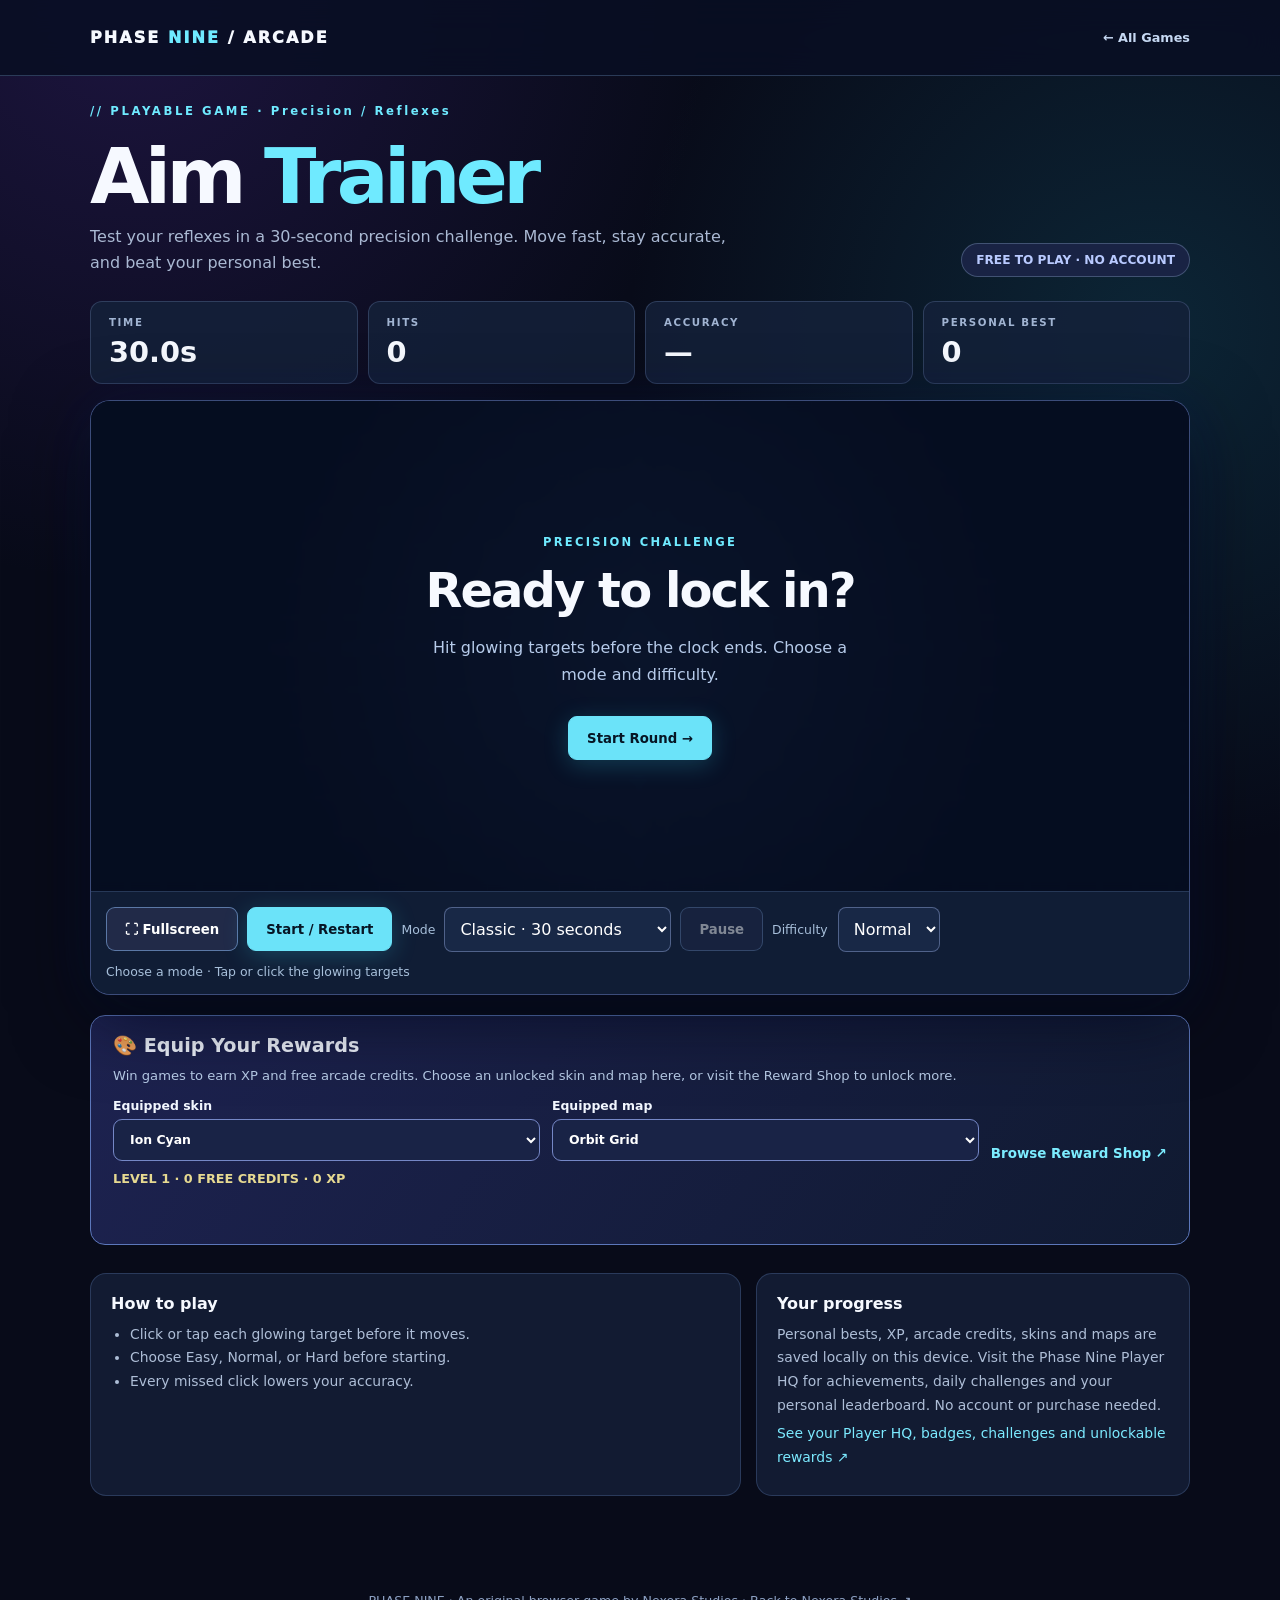
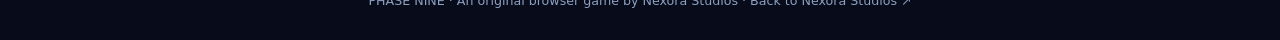
<file: arena/aim/index.html>
<!doctype html><html lang="en"><head><meta charset="utf-8"><meta name="viewport" content="width=device-width,initial-scale=1"><meta name="theme-color" content="#080b19"><meta name="description" content="Play Aim Trainer for free in your browser on Phase Nine Esports."><title>Aim Trainer | Phase Nine Esports</title><style>
:root{--bg:#080b19;--bg2:#0f1832;--surface:#141d36;--cyan:#6feaff;--purple:#a18bff;--text:#f6f9ff;--muted:#aab9d3;--line:#4e688c80}
*{box-sizing:border-box}html{scroll-behavior:smooth}body{margin:0;background:radial-gradient(circle at 10% 0%,#43268559,transparent 29%),radial-gradient(circle at 90% 20%,#176d8444,transparent 30%),var(--bg);color:var(--text);font-family:Inter,system-ui,-apple-system,Segoe UI,sans-serif;min-height:100vh}a{text-decoration:none;color:inherit}button,select{font:inherit}button{cursor:pointer}button:disabled{cursor:not-allowed;opacity:.47}.wrap{width:min(1100px,calc(100% - 36px));margin:auto}.top{height:76px;background:#090f23dc;border-bottom:1px solid var(--line);display:flex;align-items:center;backdrop-filter:blur(16px)}.top .wrap{display:flex;justify-content:space-between;align-items:center;gap:12px}.brand{font-weight:1000;letter-spacing:.13em;font-size:1rem}.brand span{color:var(--cyan)}.back{color:#c5d8f2;font-weight:800;font-size:.8rem;display:flex;gap:8px;align-items:center}.back:hover{color:var(--cyan)}.crumb{display:inline-block;margin-top:28px;color:var(--cyan);font-size:.73rem;font-weight:900;letter-spacing:.22em}.heading{display:flex;align-items:end;justify-content:space-between;gap:24px;padding:8px 0 24px}.heading h1{margin:12px 0 8px;font-size:clamp(2.5rem,7vw,4.8rem);line-height:1;letter-spacing:-.06em}.heading h1 em{font-style:normal;color:var(--cyan)}.heading p{max-width:640px;color:var(--muted);line-height:1.65;margin:0}.pill{border:1px solid #7188a977;background:#192344;border-radius:100px;padding:9px 14px;font-size:.76rem;font-weight:800;color:#b9caff;white-space:nowrap}.scoreboard{display:grid;grid-template-columns:repeat(4,1fr);gap:10px;margin-bottom:16px}.stat{padding:14px 18px;background:#15213ad9;border:1px solid #4f648a77;border-radius:12px}.stat label{display:block;text-transform:uppercase;letter-spacing:.16em;font-size:.64rem;color:#a1b4d2;font-weight:800;margin-bottom:7px}.stat strong{font-size:clamp(1.25rem,3vw,1.8rem);font-variant-numeric:tabular-nums}.frame{background:#081329;border:1px solid #5e72ae9c;border-radius:20px;overflow:hidden;box-shadow:0 22px 75px #020612a8,0 0 55px #4569ff18;position:relative}.board{position:relative;overflow:hidden;min-height:320px;isolation:isolate}.board:before{content:'';position:absolute;inset:0;pointer-events:none;background:linear-gradient(#a7d4fd0c 1px,transparent 1px),linear-gradient(90deg,#a7d4fd0c 1px,transparent 1px);background-size:36px 36px;opacity:.8}.board canvas{display:block;width:100%;height:auto;touch-action:none;background:#091327}.toolbar{display:flex;flex-wrap:wrap;align-items:center;justify-content:space-between;gap:12px;background:#101d35;border-top:1px solid #48608b65;padding:15px}.controls{display:flex;gap:9px;flex-wrap:wrap;align-items:center}.button{appearance:none;border:1px solid #7aa1d8a8;background:#212a48;color:white;padding:12px 18px;border-radius:9px;font-weight:850;font-size:.83rem;transition:transform .18s,background .18s;min-height:44px}.button:hover:not(:disabled){transform:translateY(-2px);background:#303d61}.button.main{background:#6be3f9;color:#061524;border-color:#6be3f9;box-shadow:0 5px 24px #35e1ff34}.button.main:hover:not(:disabled){background:#a2f5ff}.toolbar .hint{font-size:.78rem;color:#a7bfda}.details{display:grid;grid-template-columns:1.2fr .8fr;gap:15px;margin:18px 0 65px}.panel{background:#121b32;border:1px solid #435b8380;border-radius:16px;padding:20px}.panel h2{font-size:1rem;margin:0 0 10px}.panel p,.panel li{font-size:.87rem;color:#aebed7;line-height:1.7}.panel ul{margin:0;padding-left:19px}.panel p{margin:5px 0}.notice{text-align:center;padding:16px;color:#90a9c8;font-size:.75rem;border-top:1px solid #42618b55}.touch-buttons{display:flex;justify-content:center;gap:12px;padding-top:12px}.touch-buttons button{min-width:88px;min-height:55px;touch-action:manipulation}.hidden{display:none!important}.screen-overlay{position:absolute;inset:0;background:#050d1fd1;backdrop-filter:blur(4px);z-index:6;display:grid;place-items:center;text-align:center;padding:20px}.screen-overlay h2{font-size:clamp(2rem,5vw,3rem);margin:12px 0;letter-spacing:-.04em}.screen-overlay p{line-height:1.7;max-width:440px;color:#b6cbea}.result-label{font-size:.72rem;color:var(--cyan);letter-spacing:.2em;font-weight:900}.screen-overlay button{margin-top:12px}.switches{display:flex;align-items:center;gap:10px;flex-wrap:wrap}select{background:#182846;color:white;border:1px solid #7184b3a0;border-radius:8px;padding:11px}.heart{color:#ff91c7}footer{padding:32px 0;text-align:center;color:#8ca0c2;font-size:.79rem}a:focus-visible,button:focus-visible,select:focus-visible{outline:3px solid var(--cyan);outline-offset:3px}@media(max-width:730px){.heading{display:block}.heading .pill{display:inline-block;margin-top:18px}.scoreboard{grid-template-columns:repeat(2,1fr)}.details{grid-template-columns:1fr}.toolbar{justify-content:center}.toolbar .hint{text-align:center}.top{height:66px}}@media(prefers-reduced-motion:reduce){*,*:before,*:after{scroll-behavior:auto!important;transition:none!important}}

.aim-board{height:clamp(320px,54vw,490px);cursor:crosshair;background:radial-gradient(circle at 50% 50%,#213960,#081127 64%)}.crosshair{position:absolute;inset:0;pointer-events:none;background:linear-gradient(90deg,transparent calc(50% - 1px),#4a9af61c 50%,transparent calc(50% + 1px)),linear-gradient(transparent calc(50% - 1px),#4a9af61c 50%,transparent calc(50% + 1px))}.target{position:absolute;width:66px;height:66px;border-radius:50%;border:4px solid #caffff;background:radial-gradient(circle,#ffffff 0 11%,#0a4058 13% 31%,#81faff 33% 43%,#12395b 45% 62%,#60eeff 64% 75%,#0d1c39 78%);box-shadow:0 0 0 9px #50eaff1d,0 0 32px #6ffaffad;touch-action:manipulation;transform:translate(-50%,-50%);animation:pulse 900ms ease-in-out infinite alternate}.target:hover{filter:brightness(1.3)}.aim-board[data-map="aim-sunset"]{background:radial-gradient(circle at 50% 50%,#b0526c,#2b113c 70%)}@keyframes pulse{to{box-shadow:0 0 0 17px #50eaff07,0 0 54px #6ffaffbb}}
      #aimBoard .target{border-color:var(--aim-color,#bfffff);box-shadow:0 0 0 10px color-mix(in srgb,var(--aim-color,#6feaff) 20%,transparent),0 0 38px var(--aim-color,#6feaff);background:radial-gradient(circle,#fff 0 10%,#172344 13% 28%,var(--aim-color,#6feaff) 34% 52%,#132246 57% 69%,var(--aim-color,#6feaff) 73% 81%,#192449 87%)}
      #aimBoard[data-map="aim-nebula"]{background:radial-gradient(circle at 35% 30%,#953fbd99,transparent 36%),radial-gradient(circle at 70% 80%,#383ebb99,transparent 38%),#120e37}
      #aimBoard[data-map="aim-ice"]{background:radial-gradient(circle at 55% 45%,#79e8ff77,transparent 42%),linear-gradient(135deg,#09263e,#1d6883 52%,#092945)}
    .frame:fullscreen{display:flex;flex-direction:column;justify-content:center;background:#070e23}.frame:fullscreen .board{flex:1;display:grid;align-items:center}.frame:fullscreen .board canvas{width:100%;max-height:calc(100vh - 100px);object-fit:contain}.frame:fullscreen .aim-board{height:calc(100vh - 90px)}.game-fade-in{animation:gameEnter .55s ease-out both}@keyframes gameEnter{from{opacity:0;transform:translateY(12px)}to{opacity:1;transform:translateY(0)}}@media(prefers-reduced-motion:reduce){.game-fade-in{animation:none}}
</style><link rel="stylesheet" href="../arcade-ui.css"></head>
<body><header class="top"><div class="wrap"><a href="../" class="brand">PHASE <span>NINE</span> / ARCADE</a><a href="../" class="back">← All Games</a></div></header><main class="wrap"><span class="crumb">// PLAYABLE GAME · Precision / Reflexes</span><div class="heading"><div><h1>Aim <em>Trainer</em></h1><p>Test your reflexes in a 30-second precision challenge. Move fast, stay accurate, and beat your personal best.</p></div><span class="pill">FREE TO PLAY · NO ACCOUNT</span></div><div class="scoreboard"><div class="stat"><label>Time</label><strong id="time">—</strong></div><div class="stat"><label>Hits</label><strong id="hits">—</strong></div><div class="stat"><label>Accuracy</label><strong id="accuracy">—</strong></div><div class="stat"><label>Personal Best</label><strong id="best">—</strong></div></div><div class="frame game-fade-in"><div class="board aim-board" id="aimBoard" aria-label="Target field. Click the glowing target to score."><div class="crosshair" aria-hidden="true"></div><button type="button" id="target" class="target hidden" aria-label="Hit target"></button><div class="screen-overlay" id="overlay"><div><span class="result-label" id="overlayLabel">PRECISION CHALLENGE</span><h2 id="overlayTitle">Ready to lock in?</h2><p id="overlayText">Hit glowing targets before the clock ends. Choose a mode and difficulty.</p><button class="button main" id="overlayStart">Start Round →</button></div></div></div><div class="toolbar"><div class="controls"><button class="button" id="full-game" type="button" title="Toggle fullscreen">⛶ Fullscreen</button><button class="button main" id="start">Start / Restart</button><label class="hint" for="play-mode">Mode</label><select id="play-mode" aria-label="Game mode"><option value="classic">Classic · 30 seconds</option><option value="blitz">Blitz · 15 seconds</option><option value="marathon">Marathon · 45 seconds</option></select><button class="button" id="pause" disabled>Pause</button><div class="switches"><label for="difficulty" class="hint">Difficulty</label><select id="difficulty"><option value="easy">Easy</option><option value="normal" selected>Normal</option><option value="hard">Hard</option></select></div></div><span class="hint">Choose a mode · Tap or click the glowing targets</span></div></div>
<section class="details"><div class="panel"><h2>How to play</h2><ul><li>Click or tap each glowing target before it moves.</li><li>Choose Easy, Normal, or Hard before starting.</li><li>Every missed click lowers your accuracy.</li></ul></div><div class="panel"><h2>Your progress</h2><p>Personal bests, XP, arcade credits, skins and maps are saved locally on this device. Visit the Phase Nine Player HQ for achievements, daily challenges and your personal leaderboard. No account or purchase needed.</p><p><a href="../#arcade-hub" style="color:#7ceaff">See your Player HQ, badges, challenges and unlockable rewards ↗</a></p></div></section><footer>PHASE NINE · An original browser game by Nexora Studios · <a href="https://alewismike-ux.github.io/">Back to Nexora Studios ↗</a></footer></main><script src="../progress.js"></script><script src="../arcade-ui.js"></script><script>
'use strict';
const params = new URLSearchParams(location.search);
const modeChoice=document.getElementById('play-mode');
const selectedMode=params.get('mode');
if([...modeChoice.options].some(o=>o.value===selectedMode))modeChoice.value=selectedMode;
document.getElementById('full-game').addEventListener('click',()=>{const frame=document.querySelector('.frame');if(!document.fullscreenElement)frame.requestFullscreen?.().catch(()=>{});else document.exitFullscreen?.().catch(()=>{});});
function freezeMode(on){modeChoice.disabled=on;}

const board=document.getElementById('aimBoard'), target=document.getElementById('target'), overlay=document.getElementById('overlay');
const timeEl=document.getElementById('time'),hitsEl=document.getElementById('hits'),accEl=document.getElementById('accuracy'),bestEl=document.getElementById('best');
const startBtn=document.getElementById('start'),pauseBtn=document.getElementById('pause'),difficulty=document.getElementById('difficulty');
const cfg={easy:{size:86,move:1600},normal:{size:66,move:1050},hard:{size:48,move:700}};
let mode='ready', hits=0,misses=0,time=30,lastFrame=0,moveClock=0,raf=0;
function getBest(){try{return Number(localStorage.getItem('phase9_aim_best'))||0}catch{return 0}}
function saveBest(n){try{localStorage.setItem('phase9_aim_best',String(n))}catch{}}
function showScores(){timeEl.textContent=time.toFixed(1)+'s';hitsEl.textContent=hits;accEl.textContent=hits+misses?Math.round(hits/(hits+misses)*100)+'%':'—';bestEl.textContent=Math.max(getBest(),mode==='ended'?hits:0)}
function placeTarget(){const conf=cfg[difficulty.value],w=board.clientWidth,h=board.clientHeight;target.style.width=conf.size+'px';target.style.height=conf.size+'px';const pad=conf.size/2+14;const x=pad+Math.random()*Math.max(0,w-2*pad),y=pad+Math.random()*Math.max(0,h-2*pad);target.style.left=x+'px';target.style.top=y+'px'}
function displayOverlay(label,title,description,button){document.getElementById('overlayLabel').textContent=label;document.getElementById('overlayTitle').textContent=title;document.getElementById('overlayText').textContent=description;document.getElementById('overlayStart').textContent=button;overlay.classList.remove('hidden')}
function run(){cancelAnimationFrame(raf);mode='playing';hits=0;misses=0;time=({classic:30,blitz:15,marathon:45}[modeChoice.value]||30);freezeMode(true);moveClock=0;lastFrame=performance.now();difficulty.disabled=true;pauseBtn.disabled=false;pauseBtn.textContent='Pause';overlay.classList.add('hidden');target.classList.remove('hidden');placeTarget();showScores();raf=requestAnimationFrame(loop)}
function end(){mode='ended';cancelAnimationFrame(raf);target.classList.add('hidden');pauseBtn.disabled=true;difficulty.disabled=false;freezeMode(false);time=0;if(hits>getBest())saveBest(hits);window.PhaseNineGameReward?.(hits,{collect:0,mode:modeChoice.value});showScores();displayOverlay('ROUND COMPLETE',hits+' Targets Hit','Accuracy: '+(hits+misses?Math.round(hits/(hits+misses)*100):0)+'% · Best: '+getBest()+' hits','Play Again →')}
function loop(now){if(mode!=='playing')return;const dt=Math.min((now-lastFrame)/1000,.09);lastFrame=now;time=Math.max(0,time-dt);moveClock+=dt*1000;if(moveClock>=cfg[difficulty.value].move){moveClock=0;placeTarget()}showScores();if(time<=0){end();return}raf=requestAnimationFrame(loop)}
target.addEventListener('click',e=>{e.stopPropagation();if(mode!=='playing')return;hits++;window.PhaseNine?.tone(640,.04);moveClock=0;placeTarget();showScores()});
board.addEventListener('click',e=>{if(mode==='playing'&&e.target!==target){misses++;showScores()}});
function togglePause(){if(mode==='playing'){mode='paused';cancelAnimationFrame(raf);target.classList.add('hidden');pauseBtn.textContent='Resume';displayOverlay('PAUSED','Take your time','Your remaining time is saved.','Resume Round →')}else if(mode==='paused'){mode='playing';overlay.classList.add('hidden');target.classList.remove('hidden');pauseBtn.textContent='Pause';lastFrame=performance.now();raf=requestAnimationFrame(loop)}}
startBtn.addEventListener('click',run);pauseBtn.addEventListener('click',togglePause);document.getElementById('overlayStart').addEventListener('click',()=>mode==='paused'?togglePause():run());
window.addEventListener('blur',()=>{if(mode==='playing')togglePause()});bestEl.textContent=getBest();showScores();
function refreshAimCosmetic(){const p=window.PhaseNine;if(!p)return;board.style.setProperty('--aim-color',p.equipItem('aim','skin').color);board.dataset.map=p.equipItem('aim','map').id;}
document.addEventListener('phase9:cosmetic',refreshAimCosmetic);refreshAimCosmetic();window.PhaseNineArcade?.mountGame('aim');
</script></body></html>
</file>
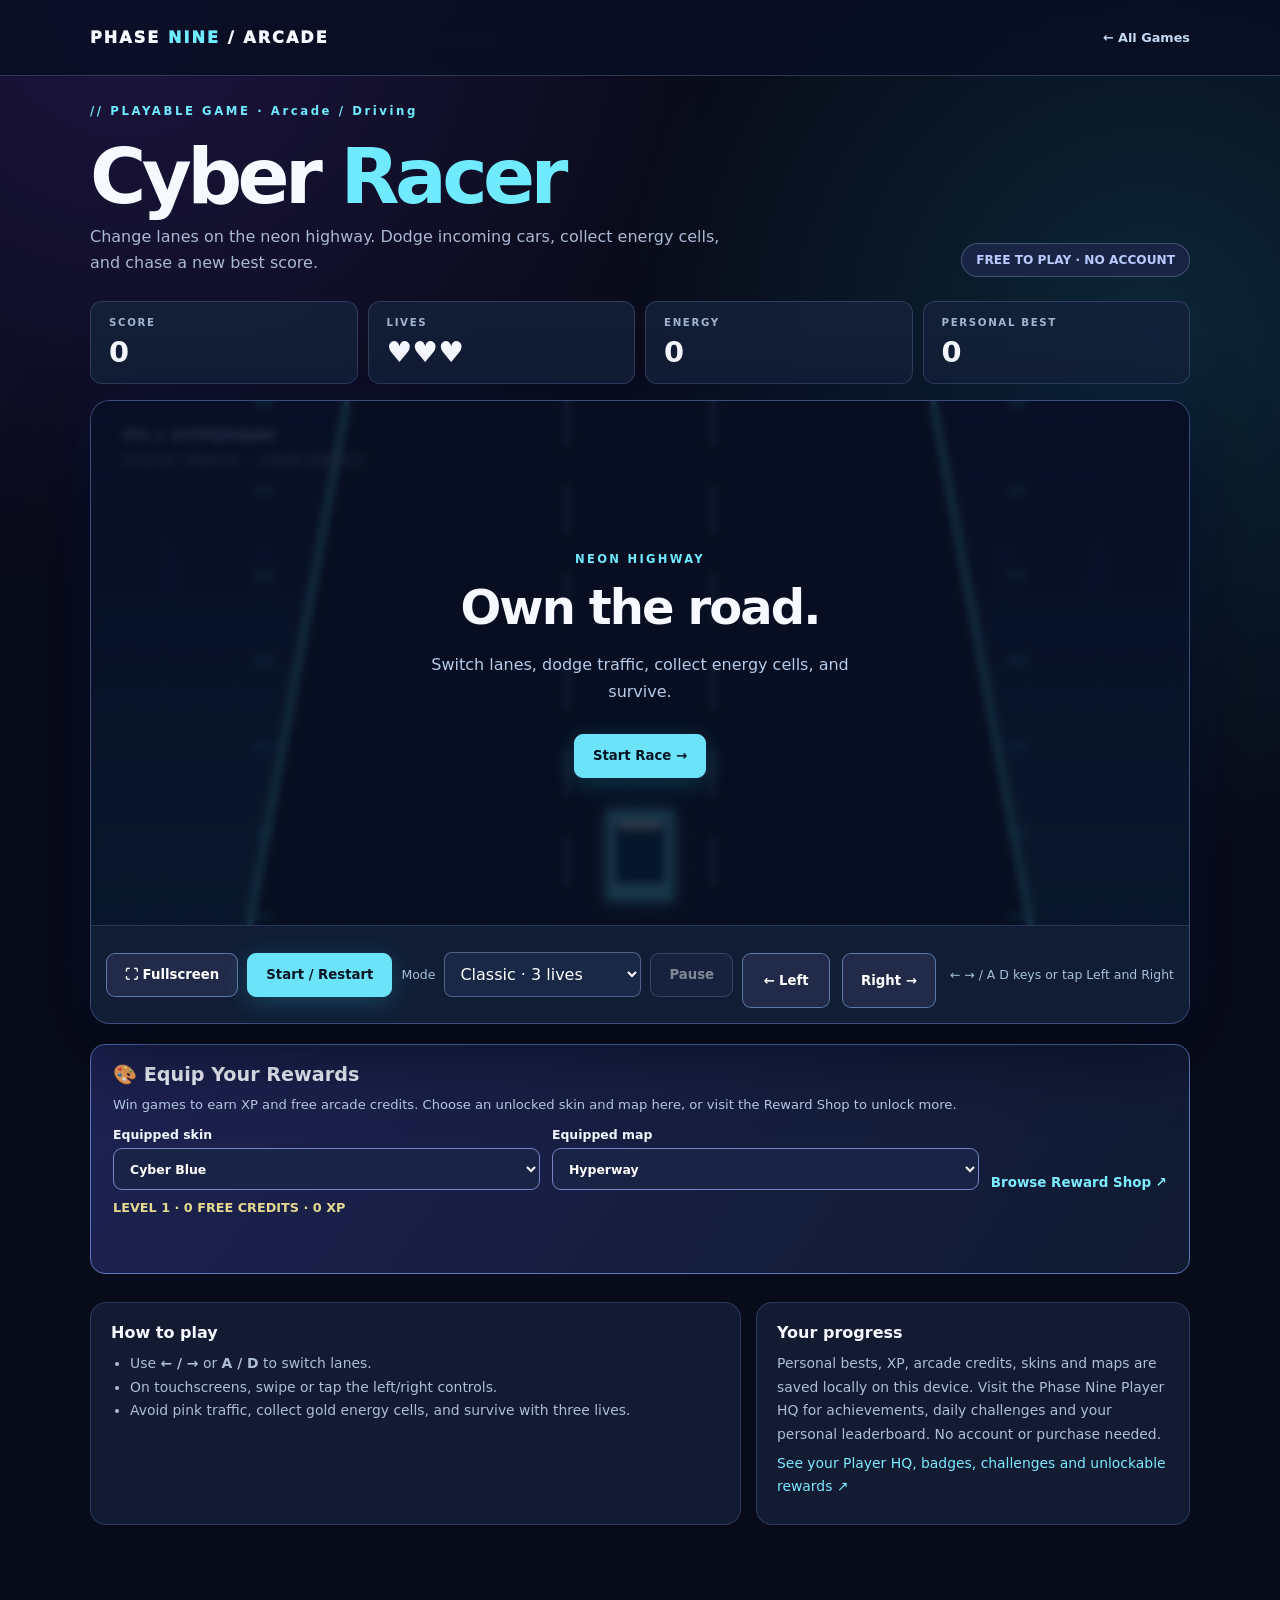
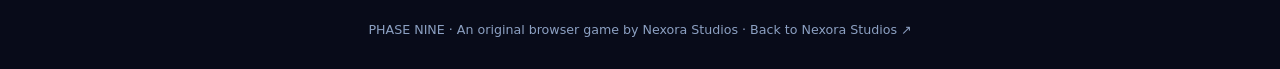
<file: arena/racer/index.html>
<!doctype html><html lang="en"><head><meta charset="utf-8"><meta name="viewport" content="width=device-width,initial-scale=1"><meta name="theme-color" content="#080b19"><meta name="description" content="Play Cyber Racer for free in your browser on Phase Nine Esports."><title>Cyber Racer | Phase Nine Esports</title><style>
:root{--bg:#080b19;--bg2:#0f1832;--surface:#141d36;--cyan:#6feaff;--purple:#a18bff;--text:#f6f9ff;--muted:#aab9d3;--line:#4e688c80}
*{box-sizing:border-box}html{scroll-behavior:smooth}body{margin:0;background:radial-gradient(circle at 10% 0%,#43268559,transparent 29%),radial-gradient(circle at 90% 20%,#176d8444,transparent 30%),var(--bg);color:var(--text);font-family:Inter,system-ui,-apple-system,Segoe UI,sans-serif;min-height:100vh}a{text-decoration:none;color:inherit}button,select{font:inherit}button{cursor:pointer}button:disabled{cursor:not-allowed;opacity:.47}.wrap{width:min(1100px,calc(100% - 36px));margin:auto}.top{height:76px;background:#090f23dc;border-bottom:1px solid var(--line);display:flex;align-items:center;backdrop-filter:blur(16px)}.top .wrap{display:flex;justify-content:space-between;align-items:center;gap:12px}.brand{font-weight:1000;letter-spacing:.13em;font-size:1rem}.brand span{color:var(--cyan)}.back{color:#c5d8f2;font-weight:800;font-size:.8rem;display:flex;gap:8px;align-items:center}.back:hover{color:var(--cyan)}.crumb{display:inline-block;margin-top:28px;color:var(--cyan);font-size:.73rem;font-weight:900;letter-spacing:.22em}.heading{display:flex;align-items:end;justify-content:space-between;gap:24px;padding:8px 0 24px}.heading h1{margin:12px 0 8px;font-size:clamp(2.5rem,7vw,4.8rem);line-height:1;letter-spacing:-.06em}.heading h1 em{font-style:normal;color:var(--cyan)}.heading p{max-width:640px;color:var(--muted);line-height:1.65;margin:0}.pill{border:1px solid #7188a977;background:#192344;border-radius:100px;padding:9px 14px;font-size:.76rem;font-weight:800;color:#b9caff;white-space:nowrap}.scoreboard{display:grid;grid-template-columns:repeat(4,1fr);gap:10px;margin-bottom:16px}.stat{padding:14px 18px;background:#15213ad9;border:1px solid #4f648a77;border-radius:12px}.stat label{display:block;text-transform:uppercase;letter-spacing:.16em;font-size:.64rem;color:#a1b4d2;font-weight:800;margin-bottom:7px}.stat strong{font-size:clamp(1.25rem,3vw,1.8rem);font-variant-numeric:tabular-nums}.frame{background:#081329;border:1px solid #5e72ae9c;border-radius:20px;overflow:hidden;box-shadow:0 22px 75px #020612a8,0 0 55px #4569ff18;position:relative}.board{position:relative;overflow:hidden;min-height:320px;isolation:isolate}.board:before{content:'';position:absolute;inset:0;pointer-events:none;background:linear-gradient(#a7d4fd0c 1px,transparent 1px),linear-gradient(90deg,#a7d4fd0c 1px,transparent 1px);background-size:36px 36px;opacity:.8}.board canvas{display:block;width:100%;height:auto;touch-action:none;background:#091327}.toolbar{display:flex;flex-wrap:wrap;align-items:center;justify-content:space-between;gap:12px;background:#101d35;border-top:1px solid #48608b65;padding:15px}.controls{display:flex;gap:9px;flex-wrap:wrap;align-items:center}.button{appearance:none;border:1px solid #7aa1d8a8;background:#212a48;color:white;padding:12px 18px;border-radius:9px;font-weight:850;font-size:.83rem;transition:transform .18s,background .18s;min-height:44px}.button:hover:not(:disabled){transform:translateY(-2px);background:#303d61}.button.main{background:#6be3f9;color:#061524;border-color:#6be3f9;box-shadow:0 5px 24px #35e1ff34}.button.main:hover:not(:disabled){background:#a2f5ff}.toolbar .hint{font-size:.78rem;color:#a7bfda}.details{display:grid;grid-template-columns:1.2fr .8fr;gap:15px;margin:18px 0 65px}.panel{background:#121b32;border:1px solid #435b8380;border-radius:16px;padding:20px}.panel h2{font-size:1rem;margin:0 0 10px}.panel p,.panel li{font-size:.87rem;color:#aebed7;line-height:1.7}.panel ul{margin:0;padding-left:19px}.panel p{margin:5px 0}.notice{text-align:center;padding:16px;color:#90a9c8;font-size:.75rem;border-top:1px solid #42618b55}.touch-buttons{display:flex;justify-content:center;gap:12px;padding-top:12px}.touch-buttons button{min-width:88px;min-height:55px;touch-action:manipulation}.hidden{display:none!important}.screen-overlay{position:absolute;inset:0;background:#050d1fd1;backdrop-filter:blur(4px);z-index:6;display:grid;place-items:center;text-align:center;padding:20px}.screen-overlay h2{font-size:clamp(2rem,5vw,3rem);margin:12px 0;letter-spacing:-.04em}.screen-overlay p{line-height:1.7;max-width:440px;color:#b6cbea}.result-label{font-size:.72rem;color:var(--cyan);letter-spacing:.2em;font-weight:900}.screen-overlay button{margin-top:12px}.switches{display:flex;align-items:center;gap:10px;flex-wrap:wrap}select{background:#182846;color:white;border:1px solid #7184b3a0;border-radius:8px;padding:11px}.heart{color:#ff91c7}footer{padding:32px 0;text-align:center;color:#8ca0c2;font-size:.79rem}a:focus-visible,button:focus-visible,select:focus-visible{outline:3px solid var(--cyan);outline-offset:3px}@media(max-width:730px){.heading{display:block}.heading .pill{display:inline-block;margin-top:18px}.scoreboard{grid-template-columns:repeat(2,1fr)}.details{grid-template-columns:1fr}.toolbar{justify-content:center}.toolbar .hint{text-align:center}.top{height:66px}}@media(prefers-reduced-motion:reduce){*,*:before,*:after{scroll-behavior:auto!important;transition:none!important}}

.frame:fullscreen{display:flex;flex-direction:column;justify-content:center;background:#070e23}.frame:fullscreen .board{flex:1;display:grid;align-items:center}.frame:fullscreen .board canvas{width:100%;max-height:calc(100vh - 100px);object-fit:contain}.frame:fullscreen .aim-board{height:calc(100vh - 90px)}.game-fade-in{animation:gameEnter .55s ease-out both}@keyframes gameEnter{from{opacity:0;transform:translateY(12px)}to{opacity:1;transform:translateY(0)}}@media(prefers-reduced-motion:reduce){.game-fade-in{animation:none}}
</style><link rel="stylesheet" href="../arcade-ui.css"></head>
<body><header class="top"><div class="wrap"><a href="../" class="brand">PHASE <span>NINE</span> / ARCADE</a><a href="../" class="back">← All Games</a></div></header><main class="wrap"><span class="crumb">// PLAYABLE GAME · Arcade / Driving</span><div class="heading"><div><h1>Cyber <em>Racer</em></h1><p>Change lanes on the neon highway. Dodge incoming cars, collect energy cells, and chase a new best score.</p></div><span class="pill">FREE TO PLAY · NO ACCOUNT</span></div><div class="scoreboard"><div class="stat"><label>Score</label><strong id="score">—</strong></div><div class="stat"><label>Lives</label><strong id="lives">—</strong></div><div class="stat"><label>Energy</label><strong id="energy">—</strong></div><div class="stat"><label>Personal Best</label><strong id="best">—</strong></div></div><div class="frame game-fade-in"><div class="board"><canvas width="900" height="430" id="game" aria-label="Cyber Racer lane dodging arcade game"></canvas><div class="screen-overlay" id="overlay"><div><span class="result-label" id="overlayLabel">NEON HIGHWAY</span><h2 id="overlayTitle">Own the road.</h2><p id="overlayText">Switch lanes, dodge traffic, collect energy cells, and survive.</p><button id="overlayStart" class="button main">Start Race →</button></div></div></div><div class="toolbar"><div class="controls"><button class="button" id="full-game" type="button" title="Toggle fullscreen">⛶ Fullscreen</button><button class="button main" id="start">Start / Restart</button><label class="hint" for="play-mode">Mode</label><select id="play-mode" aria-label="Game mode"><option value="classic">Classic · 3 lives</option><option value="sprint">Sprint · 2 lives</option><option value="endurance">Endurance · 5 lives</option></select><button class="button" id="pause" disabled>Pause</button><div class="touch-buttons"><button class="button" id="left" aria-label="Move left">← Left</button><button class="button" id="right" aria-label="Move right">Right →</button></div></div><span class="hint">← → / A D keys or tap Left and Right</span></div></div>
<section class="details"><div class="panel"><h2>How to play</h2><ul><li>Use <strong>← / →</strong> or <strong>A / D</strong> to switch lanes.</li><li>On touchscreens, swipe or tap the left/right controls.</li><li>Avoid pink traffic, collect gold energy cells, and survive with three lives.</li></ul></div><div class="panel"><h2>Your progress</h2><p>Personal bests, XP, arcade credits, skins and maps are saved locally on this device. Visit the Phase Nine Player HQ for achievements, daily challenges and your personal leaderboard. No account or purchase needed.</p><p><a href="../#arcade-hub" style="color:#7ceaff">See your Player HQ, badges, challenges and unlockable rewards ↗</a></p></div></section><footer>PHASE NINE · An original browser game by Nexora Studios · <a href="https://alewismike-ux.github.io/">Back to Nexora Studios ↗</a></footer></main><script src="../progress.js"></script><script src="../arcade-ui.js"></script><script>
'use strict';
const params = new URLSearchParams(location.search);
const modeChoice=document.getElementById('play-mode');
const selectedMode=params.get('mode');
if([...modeChoice.options].some(o=>o.value===selectedMode))modeChoice.value=selectedMode;
document.getElementById('full-game').addEventListener('click',()=>{const frame=document.querySelector('.frame');if(!document.fullscreenElement)frame.requestFullscreen?.().catch(()=>{});else document.exitFullscreen?.().catch(()=>{});});
function freezeMode(on){modeChoice.disabled=on;}

const cv=document.getElementById('game'),c=cv.getContext('2d'),overlay=document.getElementById('overlay');
const scoreEl=document.getElementById('score'),livesEl=document.getElementById('lives'),energyEl=document.getElementById('energy'),bestEl=document.getElementById('best');
let baseSpeed=230;const W=900,H=430,laneX=[320,450,580];let mode='ready',lane=1,objects=[],road=0,score=0,lives=3,energy=0,speed=230,spawn=.5,energySpawn=2,invincible=0,prev=0,raf=0;
function best(){try{return Number(localStorage.getItem('phase9_racer_best'))||0}catch{return 0}}
function saveBest(s){try{localStorage.setItem('phase9_racer_best',String(s))}catch{}}
function updateHud(){scoreEl.textContent=Math.floor(score);livesEl.textContent='♥'.repeat(Math.max(0,lives));energyEl.textContent=energy;bestEl.textContent=Math.max(best(),Math.floor(score))}
function show(label,title,desc,button){document.getElementById('overlayLabel').textContent=label;document.getElementById('overlayTitle').textContent=title;document.getElementById('overlayText').textContent=desc;document.getElementById('overlayStart').textContent=button;overlay.classList.remove('hidden')}
function start(){cancelAnimationFrame(raf);mode='playing';lane=1;objects=[];road=0;score=0;lives=({classic:3,sprint:2,endurance:5}[modeChoice.value]||3);energy=0;baseSpeed=({classic:230,sprint:355,endurance:190}[modeChoice.value]||230);speed=baseSpeed;freezeMode(true);spawn=.7;energySpawn=2;invincible=0;prev=performance.now();document.getElementById('pause').disabled=false;document.getElementById('pause').textContent='Pause';overlay.classList.add('hidden');updateHud();raf=requestAnimationFrame(loop)}
function pause(){if(mode==='playing'){mode='paused';cancelAnimationFrame(raf);document.getElementById('pause').textContent='Resume';show('PAUSED','Traffic stopped.','Ready when you are.','Resume Race →')}else if(mode==='paused'){mode='playing';prev=performance.now();overlay.classList.add('hidden');document.getElementById('pause').textContent='Pause';raf=requestAnimationFrame(loop)}}
function end(){mode='ended';cancelAnimationFrame(raf);document.getElementById('pause').disabled=true;freezeMode(false);if(Math.floor(score)>best())saveBest(Math.floor(score));window.PhaseNineGameReward?.(Math.floor(score),{collect:energy,mode:modeChoice.value});updateHud();show('RACE COMPLETE','Score: '+Math.floor(score),'Energy cells: '+energy+' · Best: '+best()+' points','Race Again →')}
function move(n){if(mode==='playing'){lane=Math.max(0,Math.min(2,lane+n));window.PhaseNine?.tone(330,.03)}}
function update(dt){road+=speed*dt;score+=dt*speed*.08;speed=Math.min(650,baseSpeed+score*.14);spawn-=dt;energySpawn-=dt;invincible=Math.max(0,invincible-dt);
  if(spawn<=0){const l=Math.floor(Math.random()*3);objects.push({lane:l,y:-68,w:58,h:64,kind:'traffic',passed:false});spawn=.55+Math.random()*.42+220/speed*.1}
  if(energySpawn<=0){objects.push({lane:Math.floor(Math.random()*3),y:-40,w:35,h:34,kind:'energy'});energySpawn=1.5+Math.random()*1.8}
  objects.forEach(o=>o.y+=speed*dt);objects=objects.filter(o=>o.y<500);
  for(const o of objects){if(o.lane!==lane||o.y<310||o.y>406||o.taken)continue;
    if(o.kind==='energy'){o.taken=true;energy++;score+=55}
    else if(invincible===0){o.taken=true;lives--;invincible=1.25;if(lives<=0){end();return}}}
  objects=objects.filter(o=>!o.taken);updateHud()}
function car(x,y,w,h,fill,enemy){c.save();c.shadowColor=fill;c.shadowBlur=13;c.fillStyle=fill;c.fillRect(x-w/2,y,w,h);c.shadowBlur=0;c.fillStyle=enemy?'#65263c':'#083d5d';c.fillRect(x-w/2+8,y+12,w-16,h-27);c.fillStyle='#f6feff';c.fillRect(x-w/2+11,y+9,w-22,7);c.fillStyle=enemy?'#ff88bc':'#72f1ff';c.fillRect(x-w/2+9,y+h-10,w-18,5);c.restore()}
function draw(){c.fillStyle='#070e25';c.fillRect(0,0,W,H);const grad=c.createLinearGradient(0,0,0,H);const m=window.PhaseNine?.equipItem('racer','map').id||'racer-highway';const sky=m==='racer-sunset'?['#3e1a3e','#b76083']:m==='racer-space'?['#0d1239','#464498']:m==='racer-forest'?['#052522','#158a59']:['#171941','#214b6a'];grad.addColorStop(0,sky[0]);grad.addColorStop(1,sky[1]);c.fillStyle=grad;c.fillRect(0,0,W,H);
  c.fillStyle='#172246';for(let i=0;i<14;i++){const x=i*76;const h=42+(i*47%105);c.fillRect(x,160-h,54,h)}
  c.beginPath();c.moveTo(210,0);c.lineTo(690,0);c.lineTo(770,H);c.lineTo(130,H);c.closePath();c.fillStyle=m==='racer-sunset'?'#36203d':m==='racer-space'?'#16163b':'#11182d';c.fill();c.strokeStyle=m==='racer-sunset'?'#ffbe8b':m==='racer-space'?'#c1a3ff':'#6df0ff';c.lineWidth=5;c.beginPath();c.moveTo(210,0);c.lineTo(130,H);c.moveTo(690,0);c.lineTo(770,H);c.stroke();
  for(let j=0;j<2;j++){const x=[390,510][j];for(let y=(road%72)-75;y<H;y+=72){c.fillStyle='#a3c7ff77';c.fillRect(x-2,y,4,40)}}
  for(let y=(road*.5%70)-70;y<H;y+=70){c.fillStyle='#4be3fb66';c.fillRect(134,y,15,6);c.fillRect(752,y,15,6)}
  for(const o of objects){const x=laneX[o.lane];if(o.kind==='traffic')car(x,o.y,o.w,o.h,'#ff6fb6',true);else{c.save();c.shadowColor='#ffe895';c.shadowBlur=20;c.fillStyle='#ffe895';c.beginPath();c.arc(x,o.y+19,16,0,Math.PI*2);c.fill();c.fillStyle='#fff';c.fillRect(x-5,o.y+14,10,10);c.restore()}}
  if(invincible===0||Math.floor(invincible*10)%2===0)car(laneX[lane],336,55,74,window.PhaseNine?.equipItem('racer','skin').color||'#6beaff',false);
  c.fillStyle='#b7d6ff';c.font='bold 14px system-ui';c.fillText('P9 // HYPERWAY',26,33);c.fillStyle='#a2b4dd';c.font='12px system-ui';c.fillText('DODGE TRAFFIC • GRAB ENERGY',26,53);
}
function loop(now){if(mode!=='playing')return;let dt=Math.min((now-prev)/1000,.04);prev=now;update(dt);draw();if(mode==='playing')raf=requestAnimationFrame(loop)}
document.getElementById('start').addEventListener('click',start);document.getElementById('pause').addEventListener('click',pause);document.getElementById('overlayStart').addEventListener('click',()=>mode==='paused'?pause():start());
document.getElementById('left').addEventListener('click',()=>move(-1));document.getElementById('right').addEventListener('click',()=>move(1));window.addEventListener('keydown',e=>{if(['ArrowLeft','ArrowRight','KeyA','KeyD'].includes(e.code)&&e.target.tagName!=='BUTTON'){e.preventDefault();if(!e.repeat)move(['ArrowLeft','KeyA'].includes(e.code)?-1:1)}});
let downX=null;cv.addEventListener('pointerdown',e=>{downX=e.clientX;cv.setPointerCapture(e.pointerId)});cv.addEventListener('pointerup',e=>{if(downX===null)return;const dx=e.clientX-downX;downX=null;if(Math.abs(dx)>30)move(dx>0?1:-1);else move(e.offsetX>cv.clientWidth/2?1:-1)});window.addEventListener('blur',()=>{if(mode==='playing')pause()});document.addEventListener('phase9:cosmetic',draw);updateHud();draw();window.PhaseNineArcade?.mountGame('racer');
</script></body></html>
</file>
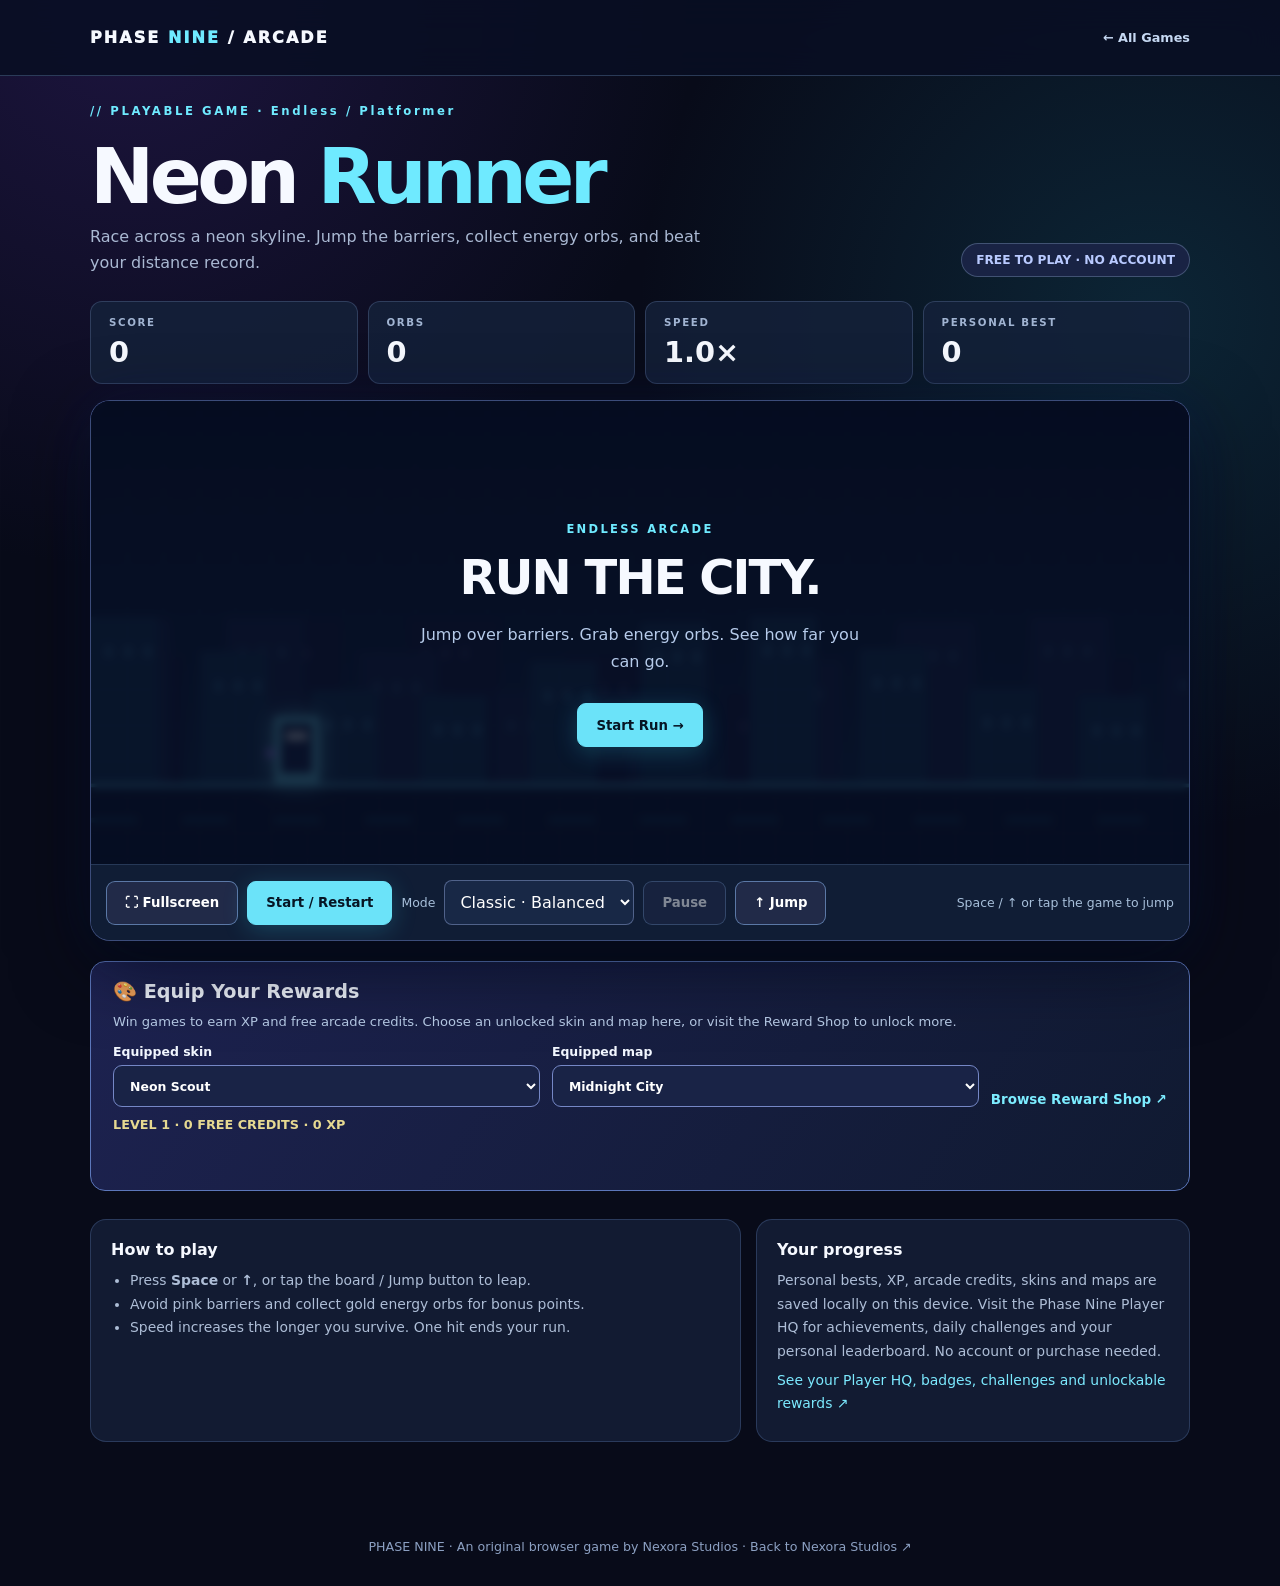
<file: arena/runner/index.html>
<!doctype html><html lang="en"><head><meta charset="utf-8"><meta name="viewport" content="width=device-width,initial-scale=1"><meta name="theme-color" content="#080b19"><meta name="description" content="Play Neon Runner for free in your browser on Phase Nine Esports."><title>Neon Runner | Phase Nine Esports</title><style>
:root{--bg:#080b19;--bg2:#0f1832;--surface:#141d36;--cyan:#6feaff;--purple:#a18bff;--text:#f6f9ff;--muted:#aab9d3;--line:#4e688c80}
*{box-sizing:border-box}html{scroll-behavior:smooth}body{margin:0;background:radial-gradient(circle at 10% 0%,#43268559,transparent 29%),radial-gradient(circle at 90% 20%,#176d8444,transparent 30%),var(--bg);color:var(--text);font-family:Inter,system-ui,-apple-system,Segoe UI,sans-serif;min-height:100vh}a{text-decoration:none;color:inherit}button,select{font:inherit}button{cursor:pointer}button:disabled{cursor:not-allowed;opacity:.47}.wrap{width:min(1100px,calc(100% - 36px));margin:auto}.top{height:76px;background:#090f23dc;border-bottom:1px solid var(--line);display:flex;align-items:center;backdrop-filter:blur(16px)}.top .wrap{display:flex;justify-content:space-between;align-items:center;gap:12px}.brand{font-weight:1000;letter-spacing:.13em;font-size:1rem}.brand span{color:var(--cyan)}.back{color:#c5d8f2;font-weight:800;font-size:.8rem;display:flex;gap:8px;align-items:center}.back:hover{color:var(--cyan)}.crumb{display:inline-block;margin-top:28px;color:var(--cyan);font-size:.73rem;font-weight:900;letter-spacing:.22em}.heading{display:flex;align-items:end;justify-content:space-between;gap:24px;padding:8px 0 24px}.heading h1{margin:12px 0 8px;font-size:clamp(2.5rem,7vw,4.8rem);line-height:1;letter-spacing:-.06em}.heading h1 em{font-style:normal;color:var(--cyan)}.heading p{max-width:640px;color:var(--muted);line-height:1.65;margin:0}.pill{border:1px solid #7188a977;background:#192344;border-radius:100px;padding:9px 14px;font-size:.76rem;font-weight:800;color:#b9caff;white-space:nowrap}.scoreboard{display:grid;grid-template-columns:repeat(4,1fr);gap:10px;margin-bottom:16px}.stat{padding:14px 18px;background:#15213ad9;border:1px solid #4f648a77;border-radius:12px}.stat label{display:block;text-transform:uppercase;letter-spacing:.16em;font-size:.64rem;color:#a1b4d2;font-weight:800;margin-bottom:7px}.stat strong{font-size:clamp(1.25rem,3vw,1.8rem);font-variant-numeric:tabular-nums}.frame{background:#081329;border:1px solid #5e72ae9c;border-radius:20px;overflow:hidden;box-shadow:0 22px 75px #020612a8,0 0 55px #4569ff18;position:relative}.board{position:relative;overflow:hidden;min-height:320px;isolation:isolate}.board:before{content:'';position:absolute;inset:0;pointer-events:none;background:linear-gradient(#a7d4fd0c 1px,transparent 1px),linear-gradient(90deg,#a7d4fd0c 1px,transparent 1px);background-size:36px 36px;opacity:.8}.board canvas{display:block;width:100%;height:auto;touch-action:none;background:#091327}.toolbar{display:flex;flex-wrap:wrap;align-items:center;justify-content:space-between;gap:12px;background:#101d35;border-top:1px solid #48608b65;padding:15px}.controls{display:flex;gap:9px;flex-wrap:wrap;align-items:center}.button{appearance:none;border:1px solid #7aa1d8a8;background:#212a48;color:white;padding:12px 18px;border-radius:9px;font-weight:850;font-size:.83rem;transition:transform .18s,background .18s;min-height:44px}.button:hover:not(:disabled){transform:translateY(-2px);background:#303d61}.button.main{background:#6be3f9;color:#061524;border-color:#6be3f9;box-shadow:0 5px 24px #35e1ff34}.button.main:hover:not(:disabled){background:#a2f5ff}.toolbar .hint{font-size:.78rem;color:#a7bfda}.details{display:grid;grid-template-columns:1.2fr .8fr;gap:15px;margin:18px 0 65px}.panel{background:#121b32;border:1px solid #435b8380;border-radius:16px;padding:20px}.panel h2{font-size:1rem;margin:0 0 10px}.panel p,.panel li{font-size:.87rem;color:#aebed7;line-height:1.7}.panel ul{margin:0;padding-left:19px}.panel p{margin:5px 0}.notice{text-align:center;padding:16px;color:#90a9c8;font-size:.75rem;border-top:1px solid #42618b55}.touch-buttons{display:flex;justify-content:center;gap:12px;padding-top:12px}.touch-buttons button{min-width:88px;min-height:55px;touch-action:manipulation}.hidden{display:none!important}.screen-overlay{position:absolute;inset:0;background:#050d1fd1;backdrop-filter:blur(4px);z-index:6;display:grid;place-items:center;text-align:center;padding:20px}.screen-overlay h2{font-size:clamp(2rem,5vw,3rem);margin:12px 0;letter-spacing:-.04em}.screen-overlay p{line-height:1.7;max-width:440px;color:#b6cbea}.result-label{font-size:.72rem;color:var(--cyan);letter-spacing:.2em;font-weight:900}.screen-overlay button{margin-top:12px}.switches{display:flex;align-items:center;gap:10px;flex-wrap:wrap}select{background:#182846;color:white;border:1px solid #7184b3a0;border-radius:8px;padding:11px}.heart{color:#ff91c7}footer{padding:32px 0;text-align:center;color:#8ca0c2;font-size:.79rem}a:focus-visible,button:focus-visible,select:focus-visible{outline:3px solid var(--cyan);outline-offset:3px}@media(max-width:730px){.heading{display:block}.heading .pill{display:inline-block;margin-top:18px}.scoreboard{grid-template-columns:repeat(2,1fr)}.details{grid-template-columns:1fr}.toolbar{justify-content:center}.toolbar .hint{text-align:center}.top{height:66px}}@media(prefers-reduced-motion:reduce){*,*:before,*:after{scroll-behavior:auto!important;transition:none!important}}

.frame:fullscreen{display:flex;flex-direction:column;justify-content:center;background:#070e23}.frame:fullscreen .board{flex:1;display:grid;align-items:center}.frame:fullscreen .board canvas{width:100%;max-height:calc(100vh - 100px);object-fit:contain}.frame:fullscreen .aim-board{height:calc(100vh - 90px)}.game-fade-in{animation:gameEnter .55s ease-out both}@keyframes gameEnter{from{opacity:0;transform:translateY(12px)}to{opacity:1;transform:translateY(0)}}@media(prefers-reduced-motion:reduce){.game-fade-in{animation:none}}
</style><link rel="stylesheet" href="../arcade-ui.css"></head>
<body><header class="top"><div class="wrap"><a href="../" class="brand">PHASE <span>NINE</span> / ARCADE</a><a href="../" class="back">← All Games</a></div></header><main class="wrap"><span class="crumb">// PLAYABLE GAME · Endless / Platformer</span><div class="heading"><div><h1>Neon <em>Runner</em></h1><p>Race across a neon skyline. Jump the barriers, collect energy orbs, and beat your distance record.</p></div><span class="pill">FREE TO PLAY · NO ACCOUNT</span></div><div class="scoreboard"><div class="stat"><label>Score</label><strong id="score">—</strong></div><div class="stat"><label>Orbs</label><strong id="coins">—</strong></div><div class="stat"><label>Speed</label><strong id="speed">—</strong></div><div class="stat"><label>Personal Best</label><strong id="best">—</strong></div></div><div class="frame game-fade-in"><div class="board" id="runnerBoard"><canvas id="game" width="900" height="380" aria-label="Neon Runner game showing a character jumping over obstacles"></canvas><div class="screen-overlay" id="overlay"><div><span class="result-label" id="overlayLabel">ENDLESS ARCADE</span><h2 id="overlayTitle">RUN THE CITY.</h2><p id="overlayText">Jump over barriers. Grab energy orbs. See how far you can go.</p><button class="button main" id="overlayStart">Start Run →</button></div></div></div><div class="toolbar"><div class="controls"><button class="button" id="full-game" type="button" title="Toggle fullscreen">⛶ Fullscreen</button><button id="start" class="button main">Start / Restart</button><label class="hint" for="play-mode">Mode</label><select id="play-mode" aria-label="Game mode"><option value="classic">Classic · Balanced</option><option value="rush">Rush · Fast</option><option value="zen">Zen Run · Practice</option></select><button id="pause" class="button" disabled>Pause</button><button id="jump" class="button">↑ Jump</button></div><span class="hint">Space / ↑ or tap the game to jump</span></div></div>
<section class="details"><div class="panel"><h2>How to play</h2><ul><li>Press <strong>Space</strong> or <strong>↑</strong>, or tap the board / Jump button to leap.</li><li>Avoid pink barriers and collect gold energy orbs for bonus points.</li><li>Speed increases the longer you survive. One hit ends your run.</li></ul></div><div class="panel"><h2>Your progress</h2><p>Personal bests, XP, arcade credits, skins and maps are saved locally on this device. Visit the Phase Nine Player HQ for achievements, daily challenges and your personal leaderboard. No account or purchase needed.</p><p><a href="../#arcade-hub" style="color:#7ceaff">See your Player HQ, badges, challenges and unlockable rewards ↗</a></p></div></section><footer>PHASE NINE · An original browser game by Nexora Studios · <a href="https://alewismike-ux.github.io/">Back to Nexora Studios ↗</a></footer></main><script src="../progress.js"></script><script src="../arcade-ui.js"></script><script>
'use strict';
const params = new URLSearchParams(location.search);
const modeChoice=document.getElementById('play-mode');
const selectedMode=params.get('mode');
if([...modeChoice.options].some(o=>o.value===selectedMode))modeChoice.value=selectedMode;
document.getElementById('full-game').addEventListener('click',()=>{const frame=document.querySelector('.frame');if(!document.fullscreenElement)frame.requestFullscreen?.().catch(()=>{});else document.exitFullscreen?.().catch(()=>{});});
function freezeMode(on){modeChoice.disabled=on;}

const canvas=document.getElementById('game'),ctx=canvas.getContext('2d'),overlay=document.getElementById('overlay');
const scoreEl=document.getElementById('score'),coinEl=document.getElementById('coins'),speedEl=document.getElementById('speed'),bestEl=document.getElementById('best');
let baseSpeed=290;let mode='ready',last=0,raf=0,world=0,score=0,coins=0,spawn=0,orbSpawn=0,barriers=[],orbs=[],particles=[],speed=290;
const W=900,H=380,GROUND=314,player={x:150,y:GROUND-55,w:37,h:55,vy:0};
function readBest(){try{return Number(localStorage.getItem('phase9_runner_best'))||0}catch{return 0}}
function saveBest(n){try{localStorage.setItem('phase9_runner_best',String(n))}catch{}}
function hud(){scoreEl.textContent=Math.floor(score);coinEl.textContent=coins;speedEl.textContent=(speed/290).toFixed(1)+'×';bestEl.textContent=Math.max(readBest(),Math.floor(score))}
function showOverlay(label,title,message,button){document.getElementById('overlayLabel').textContent=label;document.getElementById('overlayTitle').textContent=title;document.getElementById('overlayText').textContent=message;document.getElementById('overlayStart').textContent=button;overlay.classList.remove('hidden')}
function start(){cancelAnimationFrame(raf);mode='playing';score=0;coins=0;world=0;spawn=modeChoice.value==='rush'?.65:1.1;orbSpawn=1.8;barriers=[];orbs=[];particles=[];baseSpeed=({classic:290,rush:410,zen:225}[modeChoice.value]||290);speed=baseSpeed;freezeMode(true);player.y=GROUND-player.h;player.vy=0;last=performance.now();document.getElementById('pause').disabled=false;document.getElementById('pause').textContent='Pause';overlay.classList.add('hidden');hud();raf=requestAnimationFrame(loop)}
function jump(){if(mode==='ready'||mode==='ended'){start();return}if(mode==='paused')return;if(player.y>=GROUND-player.h-1){player.vy=-680;window.PhaseNine?.tone(420,.06);for(let i=0;i<9;i++)particles.push({x:player.x+18,y:GROUND,vx:(Math.random()-.5)*100,vy:-Math.random()*70-10,t:0.5})}}
function over(){mode='ended';cancelAnimationFrame(raf);document.getElementById('pause').disabled=true;freezeMode(false);const final=Math.floor(score);if(final>readBest())saveBest(final);window.PhaseNineGameReward?.(final,{collect:coins,mode:modeChoice.value});hud();showOverlay('RUN COMPLETE','Score: '+final,'Energy orbs: '+coins+' · Best: '+readBest()+' points','Try Again →')}
function pause(){if(mode==='playing'){mode='paused';cancelAnimationFrame(raf);document.getElementById('pause').textContent='Resume';showOverlay('PAUSED','Run paused','Your progress is waiting.','Resume →')}else if(mode==='paused'){mode='playing';last=performance.now();document.getElementById('pause').textContent='Pause';overlay.classList.add('hidden');raf=requestAnimationFrame(loop)}}
function update(dt){world+=speed*dt;score+=dt*(speed/12);speed=Math.min(680,baseSpeed+score*.27);spawn-=dt;orbSpawn-=dt;
  player.vy+=1900*dt;player.y+=player.vy*dt;if(player.y>GROUND-player.h){player.y=GROUND-player.h;player.vy=0}
  if(spawn<=0){let bh=36+Math.random()*31;barriers.push({x:W+20,y:GROUND-bh,w:28+Math.random()*14,h:bh});spawn=.75+Math.random()*.46+200/speed*.16}
  if(orbSpawn<=0){orbs.push({x:W+25,y:GROUND-102-Math.random()*80,r:12,phase:Math.random()*7});orbSpawn=1.1+Math.random()*1.5}
  barriers.forEach(o=>o.x-=speed*dt);orbs.forEach(o=>{o.x-=speed*dt;o.phase+=dt*4});particles.forEach(p=>{p.x+=p.vx*dt;p.y+=p.vy*dt;p.t-=dt});
  barriers=barriers.filter(o=>o.x+o.w>0);orbs=orbs.filter(o=>o.x+o.r>0);particles=particles.filter(p=>p.t>0);
  for(const o of barriers)if(player.x+player.w-8>o.x&&player.x+8<o.x+o.w&&player.y+player.h-5>o.y&&player.y+8<o.y+o.h){over();return}
  for(const o of orbs)if(!o.taken&&player.x<o.x+o.r&&player.x+player.w>o.x-o.r&&player.y<o.y+o.r&&player.y+player.h>o.y-o.r){o.taken=true;coins++;score+=40;for(let i=0;i<10;i++)particles.push({x:o.x,y:o.y,vx:(Math.random()-.5)*190,vy:(Math.random()-.5)*160,t:.5})}orbs=orbs.filter(o=>!o.taken);hud()}
function draw(){ctx.clearRect(0,0,W,H);const grad=ctx.createLinearGradient(0,0,0,H);const m=window.PhaseNine?.equipItem('runner','map').id||'runner-city';const sky=m==='runner-sunset'?['#451c49','#ad5275']:m==='runner-ice'?['#09243e','#3e9cbd']:m==='runner-forest'?['#04221d','#166c4b']:['#090d2a','#15375d'];grad.addColorStop(0,sky[0]);grad.addColorStop(1,sky[1]);ctx.fillStyle=grad;ctx.fillRect(0,0,W,H);
  for(let k=0;k<3;k++){let scale=[.11,.22,.4][k],off=(world*scale)%(130-20*k);ctx.fillStyle=['#171c44','#1c2a54','#193d62'][k];for(let i=-1;i<12;i++){let x=i*(130-20*k)-off;let bh=45+(Math.sin(i*7.32+k)*.5+.5)*70;ctx.fillRect(x,GROUND-25-bh,75-k*10,bh+25);ctx.fillStyle=['#393967','#30517d','#3977a0'][k];for(let j=0;j<3;j++)ctx.fillRect(x+12+j*16,GROUND-15-bh+14,5,9);ctx.fillStyle=['#171c44','#1c2a54','#193d62'][k]}}
  ctx.fillStyle=m==='runner-sunset'?'#3e1d47':m==='runner-ice'?'#153d5b':'#0a1432';ctx.fillRect(0,GROUND,W,H-GROUND);ctx.fillStyle=m==='runner-ice'?'#abf4ff':'#63dcff';ctx.fillRect(0,GROUND, W,3);ctx.fillStyle='#164a66';for(let x=-(world*.85%75);x<W;x+=75)ctx.fillRect(x,GROUND+28,38,4);
  for(const o of barriers){ctx.shadowColor='#fa75cf';ctx.shadowBlur=15;ctx.fillStyle='#ff76c0';ctx.fillRect(o.x,o.y,o.w,o.h);ctx.shadowBlur=0;ctx.fillStyle='#48244c';ctx.fillRect(o.x+6,o.y+4,o.w-12,o.h-8);ctx.fillStyle='#ffc4ed';ctx.fillRect(o.x+4,o.y+4,o.w-8,4)}
  for(const o of orbs){ctx.shadowColor='#ffee91';ctx.shadowBlur=22;ctx.beginPath();ctx.arc(o.x,o.y+Math.sin(o.phase)*4,o.r,0,Math.PI*2);ctx.fillStyle='#ffe58a';ctx.fill();ctx.shadowBlur=0;ctx.beginPath();ctx.arc(o.x,o.y+Math.sin(o.phase)*4,5,0,Math.PI*2);ctx.fillStyle='#fff';ctx.fill()}
  for(const p of particles){ctx.globalAlpha=Math.max(0,p.t*2);ctx.fillStyle='#85eeff';ctx.fillRect(p.x,p.y,4,4)}ctx.globalAlpha=1;
  const skin=window.PhaseNine?.equipItem('runner','skin').color||'#72e5ff';ctx.shadowColor=skin;ctx.shadowBlur=17;ctx.fillStyle=skin;ctx.fillRect(player.x,player.y,player.w,player.h);ctx.shadowBlur=0;ctx.fillStyle='#1b2855';ctx.fillRect(player.x+6,player.y+6,player.w-12,player.h-15);ctx.fillStyle='#f1faff';ctx.fillRect(player.x+10,player.y+12,player.w-20,8);ctx.fillStyle='#9a8dff';ctx.fillRect(player.x-7,player.y+26,8,8);
}
function loop(now){if(mode!=='playing')return;const dt=Math.min(.034,(now-last)/1000);last=now;update(dt);draw();if(mode==='playing')raf=requestAnimationFrame(loop)}
document.getElementById('start').addEventListener('click',start);document.getElementById('pause').addEventListener('click',pause);document.getElementById('jump').addEventListener('click',jump);document.getElementById('overlayStart').addEventListener('click',()=>mode==='paused'?pause():start());canvas.addEventListener('pointerdown',e=>{e.preventDefault();jump()});
window.addEventListener('keydown',e=>{if(e.code==='Space'||e.code==='ArrowUp'){if(e.target.tagName==='BUTTON')return;e.preventDefault();if(!e.repeat)jump()}});window.addEventListener('blur',()=>{if(mode==='playing')pause()});document.addEventListener('phase9:cosmetic',draw);hud();draw();window.PhaseNineArcade?.mountGame('runner');
</script></body></html>
</file>
<file: arena/arcade-ui.css>
/* Phase Nine Arcade: dashboard, cosmetics, challenges and settings */
:root{--arcade-accent:#70edff;--arcade-purple:#a595ff}
:root[data-arcade-theme="magenta"]{--arcade-accent:#ff82de;--arcade-purple:#a58cff}
:root[data-arcade-theme="arctic"]{--arcade-accent:#8affd7;--arcade-purple:#8bd8ff}
.arcade-hub{position:relative;padding:88px 0;color:#f4f7ff;background:radial-gradient(ellipse at 20% 4%,#40276455,transparent 42%),radial-gradient(ellipse at 85% 90%,#14587255,transparent 42%),#0a0d21}
.arcade-hub *,.game-rewards *{box-sizing:border-box}
.arcade-hub .hub-wrap{width:min(1180px,calc(100% - 40px));margin:auto}
.arcade-hub .hub-eyebrow{font-size:.73rem;color:var(--arcade-accent);font-weight:900;letter-spacing:.19em;text-transform:uppercase}
.arcade-hub .hub-headline{font-size:clamp(2rem,5vw,4rem);line-height:1.08;margin:14px 0 12px;letter-spacing:-.05em;text-transform:uppercase}
.arcade-hub .hub-sub{max-width:720px;color:#bcc9e6;line-height:1.7;font-size:.95rem;margin:0 0 28px}
.arcade-hub .hub-grid{display:grid;grid-template-columns:repeat(12,minmax(0,1fr));gap:18px;margin-top:22px}
.arcade-hub .hub-card{grid-column:span 6;min-width:0;border:1px solid #6374ab64;border-radius:18px;background:linear-gradient(145deg,#1b203e,#0e142a);padding:clamp(18px,2.5vw,28px)}
.arcade-hub .hub-card.wide{grid-column:span 12}.arcade-hub .hub-card.third{grid-column:span 4}
.arcade-hub .hub-card h3{font-size:1.25rem;margin:0 0 7px;font-weight:900;letter-spacing:-.02em}
.arcade-hub .hub-card p{margin:0 0 15px;color:#bfc9e4;font-size:.85rem;line-height:1.65}
.arcade-hub .hub-card-head{display:flex;align-items:start;justify-content:space-between;flex-wrap:wrap;gap:10px;margin-bottom:15px}
.arcade-hub .hub-tag{font-size:.7rem;letter-spacing:.12em;color:var(--arcade-accent);font-weight:900;text-transform:uppercase}
.arcade-hub .meter{height:12px;border-radius:20px;background:#060e24;overflow:hidden;border:1px solid #6474ae77;margin:15px 0 9px}
.arcade-hub .meter>span{display:block;height:100%;width:0;background:linear-gradient(90deg,var(--arcade-accent),var(--arcade-purple));transition:width .4s}
.arcade-hub .hub-numbers{display:grid;grid-template-columns:repeat(3,1fr);gap:12px}
.arcade-hub .hub-number{background:#0b132b;border:1px solid #596a9b77;border-radius:12px;padding:15px}
.arcade-hub .hub-number b{font-size:clamp(20px,3vw,29px);display:block;color:white}.arcade-hub .hub-number span{font-size:.73rem;color:#afbbdc}
.arcade-hub .hub-action,.game-rewards button,.game-rewards select,.arcade-hub select{font:inherit}
.arcade-hub .hub-action{display:inline-flex;align-items:center;justify-content:center;border:1px solid #617aaf;background:#222e53;color:white;border-radius:9px;padding:10px 15px;font-size:.8rem;font-weight:850;text-decoration:none;cursor:pointer;transition:.2s}
.arcade-hub .hub-action:hover,.arcade-hub .hub-action:focus-visible{border-color:var(--arcade-accent);background:#334773}
.arcade-hub .hub-action.primary{background:var(--arcade-accent);border-color:var(--arcade-accent);color:#0a1730}
.arcade-hub .hub-action:disabled{cursor:default;opacity:.65}
.arcade-hub select,.game-rewards select{width:100%;min-height:42px;border:1px solid #7587c6;border-radius:9px;padding:8px 12px;color:white;background:#192346}
.arcade-hub select option,.game-rewards select option{background:#182343;color:white}
.arcade-hub .hub-stack{display:grid;gap:10px}
.arcade-hub .score-row{display:flex;gap:12px;align-items:center;justify-content:space-between;padding:12px;background:#111930;border:1px solid #4b5e8c73;border-radius:10px}
.arcade-hub .score-row b{font-size:.83rem}.arcade-hub .score-row span{font-size:.79rem;color:#b3c2e5}
.arcade-hub .score-row a{color:var(--arcade-accent);text-decoration:none}
.arcade-hub .award-grid{display:grid;grid-template-columns:repeat(4,minmax(0,1fr));gap:12px}
.arcade-hub .award{padding:12px;border:1px solid #526391;border-radius:12px;background:#121a37;min-height:142px}
.arcade-hub .award.locked{filter:grayscale(.8);opacity:.61}.arcade-hub .award .emoji{font-size:26px;display:block;margin-bottom:9px}
.arcade-hub .award b{font-size:.85rem;display:block;margin-bottom:6px}.arcade-hub .award small{color:#b5c3df;font-size:.74rem;line-height:1.5;display:block}
.arcade-hub .shop-grid{display:grid;grid-template-columns:repeat(3,minmax(0,1fr));gap:13px}
.arcade-hub .shop-item{padding:15px;background:#101935;border:1px solid #5c6fa277;border-radius:14px;display:grid;gap:10px}
.arcade-hub .shop-color{width:100%;height:60px;background:radial-gradient(circle at 40% 40%,var(--chip),#172044);border:1px solid #a3b1e96e;border-radius:9px}
.arcade-hub .shop-item b{font-size:.88rem}.arcade-hub .shop-item small{color:#aebcdb;font-size:.75rem}
.arcade-hub .shop-controls{display:grid;grid-template-columns:220px 1fr;gap:14px;align-items:center}
.arcade-hub .challenge{background:#111a37;border:1px solid #4f6493;border-radius:12px;padding:14px;display:flex;flex-direction:column;gap:8px}
.arcade-hub .challenge b{font-size:.83rem}.arcade-hub .challenge small{color:#bfc7e2;font-size:.78rem}.arcade-hub .challenge.done{border-color:#4ff2c0}
.arcade-hub .setting-row{display:flex;justify-content:space-between;align-items:center;gap:14px;padding:14px 0;border-bottom:1px solid #46547b}
.arcade-hub .setting-row:last-child{border-bottom:0}.arcade-hub .setting-row b{font-size:.86rem}.arcade-hub .setting-row small{font-size:.75rem;color:#b1bbd6;display:block}
.arcade-hub .setting-row input[type="checkbox"]{width:23px;height:23px;accent-color:#70edff}
.arcade-hub .hub-notice{color:#c7d4ec;font-size:.78rem;line-height:1.6;margin:15px 0 0}
.arcade-hub .hub-toast,.game-rewards .game-feedback{color:#96ffe1;font-size:.78rem;min-height:20px;margin-top:8px}
.arcade-lowfx *, .arcade-lowfx *::before,.arcade-lowfx *::after{animation:none!important;transition-duration:0s!important}
.game-rewards{max-width:1140px;margin:20px auto 28px;background:linear-gradient(125deg,#1d2250,#101a31);border:1px solid #5c77bb;border-radius:15px;color:#f2f7ff;padding:18px 22px}
.game-rewards h2{font-size:1.2rem;margin:0 0 8px}.game-rewards p{font-size:.82rem;color:#b8cce8;line-height:1.6;margin:6px 0 12px}
.game-rewards .reward-line{display:grid;grid-template-columns:1fr 1fr auto;gap:12px;align-items:end}
.game-rewards label{font-size:.78rem;font-weight:800;display:grid;gap:6px}.game-rewards a{color:#7cecff;font-size:.84rem;font-weight:800;white-space:nowrap}
.game-rewards .game-info{color:#e6d991;font-size:.8rem;font-weight:800;margin-top:10px}
@media(max-width:890px){.arcade-hub .hub-card,.arcade-hub .hub-card.third{grid-column:span 12}.arcade-hub .award-grid{grid-template-columns:repeat(3,1fr)}}
@media(max-width:620px){.arcade-hub{padding:58px 0}.arcade-hub .hub-wrap{width:calc(100% - 28px)}.arcade-hub .hub-numbers{grid-template-columns:repeat(3,minmax(0,1fr))}.arcade-hub .hub-number{padding:11px 8px}.arcade-hub .hub-number b{font-size:1.1rem}.arcade-hub .shop-grid{grid-template-columns:repeat(2,minmax(0,1fr))}.arcade-hub .award-grid{grid-template-columns:repeat(2,minmax(0,1fr))}.arcade-hub .shop-controls{grid-template-columns:1fr}.game-rewards .reward-line{grid-template-columns:1fr 1fr}.game-rewards .reward-line a{grid-column:span 2}}
</file>
<file: arena/next-ui.css>
/* Phase Nine 3.0 — local campaign, profile, solo cups and launcher */
.next-features{display:contents}.arcade-hub .identity-layout{display:grid;grid-template-columns:minmax(205px,1fr) 1.7fr;gap:20px}.identity-card{min-height:250px;border-radius:16px;display:flex;flex-direction:column;justify-content:center;align-items:center;gap:12px;background:radial-gradient(circle at 50% 32%,color-mix(in srgb,var(--identity-color) 75%,white 5%),#0a132e 72%);border:1px solid #9baff277;box-shadow:inset 0 0 80px #111735}.identity-card .identity-avatar{font-size:clamp(55px,7vw,90px);filter:drop-shadow(0 0 22px #ffffff66)}.identity-card strong{font-size:clamp(22px,3vw,35px);letter-spacing:.06em;overflow-wrap:anywhere}.identity-card small{font-weight:850;color:#d5e7ff;font-size:.74rem;letter-spacing:.1em}.identity-fields{display:grid;grid-template-columns:1fr 1fr;gap:14px;align-content:center}.identity-fields label{display:grid;gap:8px;font-size:.79rem;font-weight:800}.identity-fields label:first-child{grid-column:span 2}.identity-fields input{min-height:44px;width:100%;padding:10px 12px;border:1px solid #7587c6;border-radius:9px;background:#192346;color:white}.identity-fields #identity-note,.identity-fields #identity-status{grid-column:span 2}.identity-fields button{justify-self:start}.arcade-hub .next-modes{display:grid;grid-template-columns:repeat(3,minmax(0,1fr));gap:15px}.arcade-hub .next-game{border:1px solid #596daa7b;border-radius:13px;background:#0b1731;padding:17px;min-width:0}.next-game>b{font-size:1.02rem}.next-game .next-options{display:grid;gap:9px;margin-top:15px}.arcade-hub .next-options .hub-action{display:grid;justify-content:stretch;justify-items:start;gap:4px;padding:12px;text-align:left;min-width:0}.next-options .hub-action span{font-weight:950}.next-options .hub-action small{color:#b4c6ed;font-weight:500}.next-options .hub-action em{font-style:normal;font-size:.7rem;color:var(--arcade-accent)}.arcade-hub .next-cup{display:flex;flex-direction:column;gap:10px}.next-cup p{margin:0!important}.next-cup strong{color:white}.arcade-hub .next-cup small{font-size:.72rem;color:#b2dbe6}.next-cup .hub-action{margin-top:auto}.arcade-hub .next-story{display:grid;gap:12px}.story-chapter{display:grid;grid-template-columns:54px 1fr auto;gap:15px;align-items:center;padding:17px;border:1px solid #6679ad77;border-radius:13px;background:#121b38}.story-chapter.active{border-color:#67dcf6;background:#152844}.story-chapter.locked{opacity:.61}.story-chapter.cleared{border-color:#47caa59c}.story-number{font-size:1.65rem;font-weight:950;color:var(--arcade-accent)}.story-chapter b{font-size:1.06rem}.story-chapter p{margin:5px 0!important}.story-chapter small{font-size:.75rem;color:#9bd8d9}.arcade-launcher{color:white;background:linear-gradient(155deg,#222955,#090e22);border:1px solid #829dfa;border-radius:22px;padding:clamp(22px,5vw,38px);width:min(680px,calc(100% - 26px));max-height:85vh;box-shadow:0 40px 110px #000b}.arcade-launcher::backdrop{background:#02050bec;backdrop-filter:blur(5px)}.arcade-launcher h2{font-size:clamp(28px,5vw,44px);margin:10px 0}.arcade-launcher p{color:#b8c8e9;line-height:1.6}.arcade-launcher .hub-eyebrow{font-size:.74rem;font-weight:900;letter-spacing:.2em;color:#77eaff}.arcade-launcher .launcher-close{position:absolute;right:16px;top:12px;background:#192b4c;border:1px solid #677aa8;border-radius:50%;width:38px;height:38px;color:white;cursor:pointer;font-size:24px}.launcher-games{display:grid;gap:11px;margin:20px 0}.launcher-game{display:flex;align-items:center;justify-content:space-between;gap:12px;flex-wrap:wrap;border:1px solid #708dc4;background:#111e40;border-radius:12px;padding:18px;color:white;text-decoration:none}.launcher-game:hover,.launcher-game:focus-visible{background:#203568;border-color:#6de7ff}.launcher-game span{color:#b3c8ea;font-size:.79rem}.launcher-game b{color:#72eaff;font-size:.8rem}.launcher-foot{display:flex;gap:10px;flex-wrap:wrap}.arcade-launcher .hub-action{font:inherit;background:#293761;color:white;border:1px solid #7891bd;border-radius:9px;padding:10px 14px;cursor:pointer}.launch-floating{position:fixed;right:18px;bottom:18px;z-index:110;background:linear-gradient(95deg,#6ce5ff,#b5a3ff);color:#071328;box-shadow:0 10px 32px #36baff68;border:2px solid #b9f7ff;border-radius:999px;padding:14px 18px;font:900 .84rem system-ui;letter-spacing:.06em;cursor:pointer}.launch-floating:hover{filter:brightness(1.14)}.shop-item .shop-color{height:94px;position:relative;overflow:hidden;background:radial-gradient(circle at 50% 36%,var(--chip),#101b35 73%)}.shop-color:before{content:'';position:absolute;width:54px;height:54px;top:17px;left:calc(50% - 27px);background:var(--chip);border-radius:18px;transform:rotate(18deg);box-shadow:0 0 20px var(--chip),0 0 56px var(--chip);animation:shop-hover 2.5s ease-in-out infinite alternate}.shop-color:after{content:'';position:absolute;inset:11px;border:1px dashed #dde9ff65;border-radius:13px}@keyframes shop-hover{to{transform:rotate(-18deg) translateY(-7px)}}.arcade-lowfx .shop-color:before{animation:none}.arcade-hub a:focus-visible,.arcade-hub button:focus-visible,.arcade-hub input:focus-visible,.launch-floating:focus-visible{outline:3px solid #6ceaff;outline-offset:3px}@media(max-width:800px){.arcade-hub .next-modes{grid-template-columns:1fr}.arcade-hub .identity-layout{grid-template-columns:1fr}}@media(max-width:500px){.identity-fields{grid-template-columns:1fr}.identity-fields label:first-child{grid-column:1}.identity-fields #identity-note,.identity-fields #identity-status{grid-column:1}.story-chapter{grid-template-columns:36px 1fr;gap:9px}.story-chapter>div:last-child{grid-column:2}.launch-floating{right:10px;bottom:10px;font-size:.72rem;padding:12px}.launcher-game{display:grid}}
</file>
